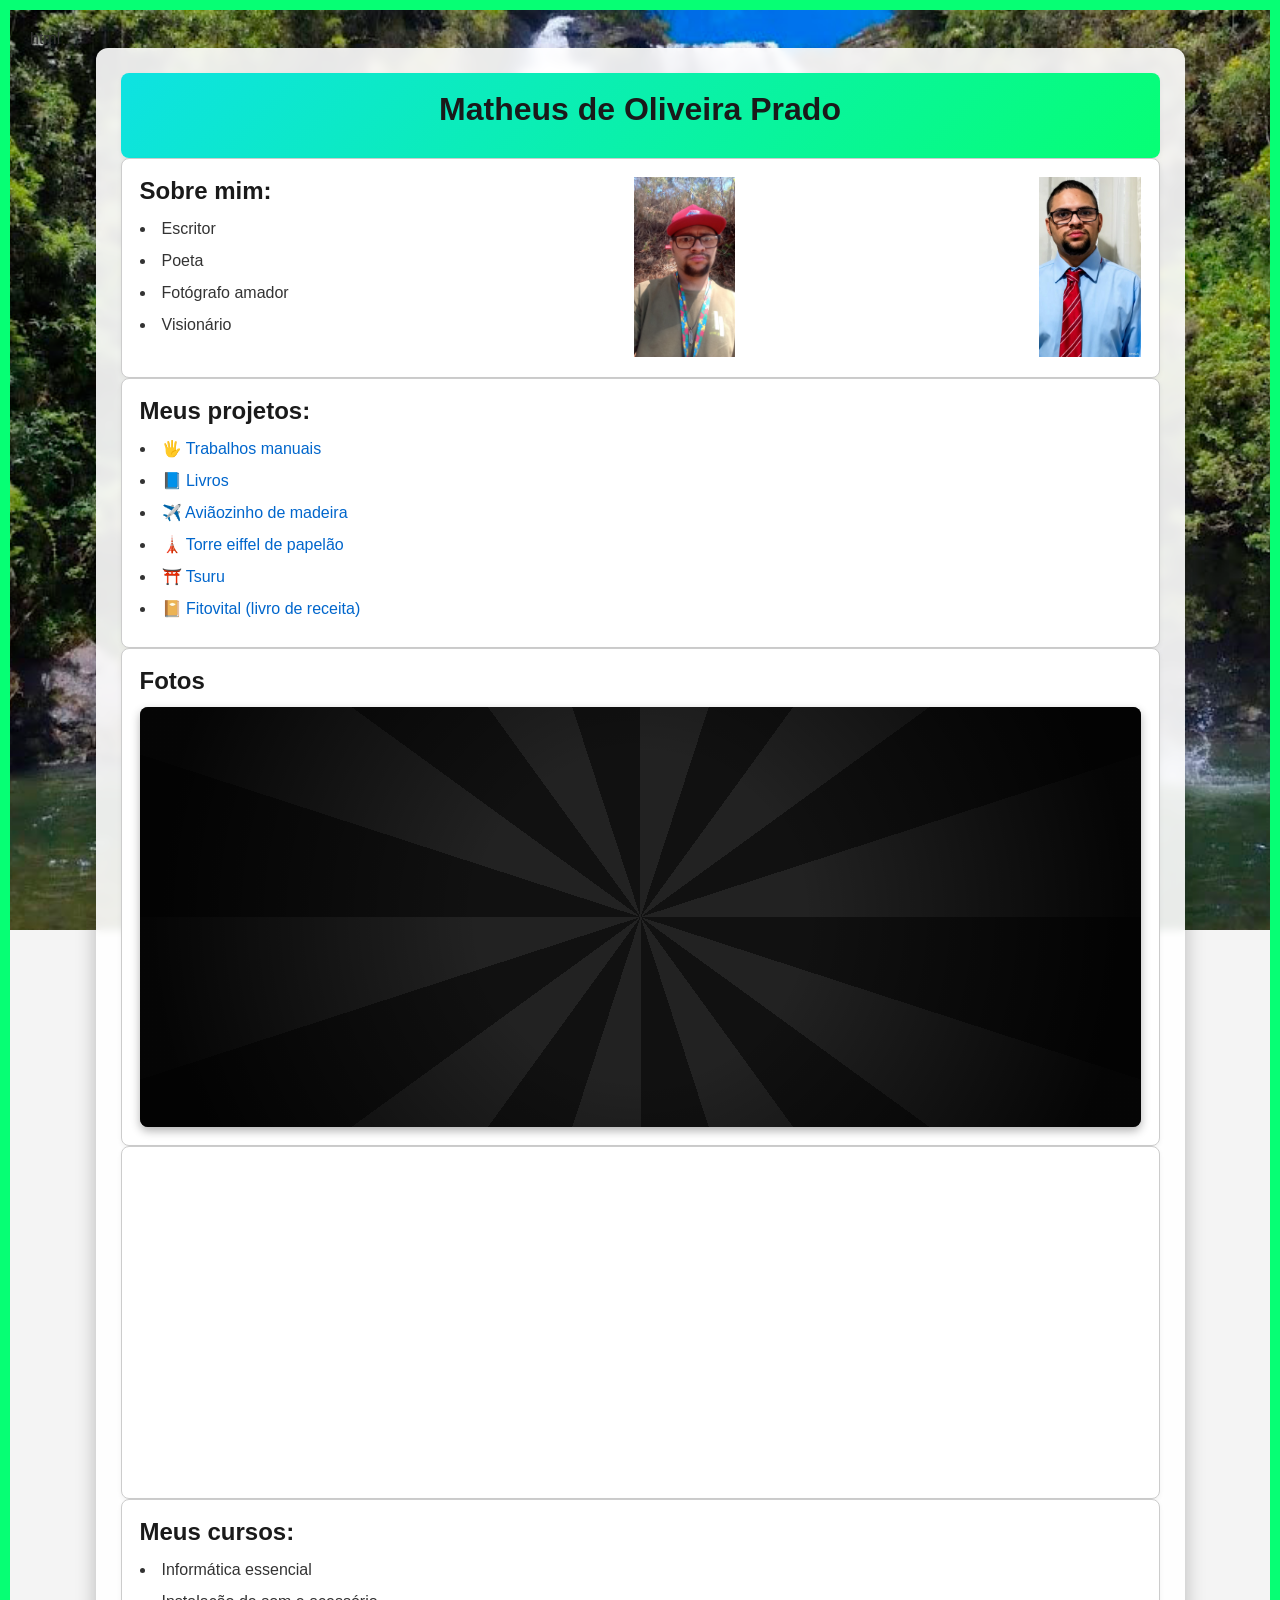
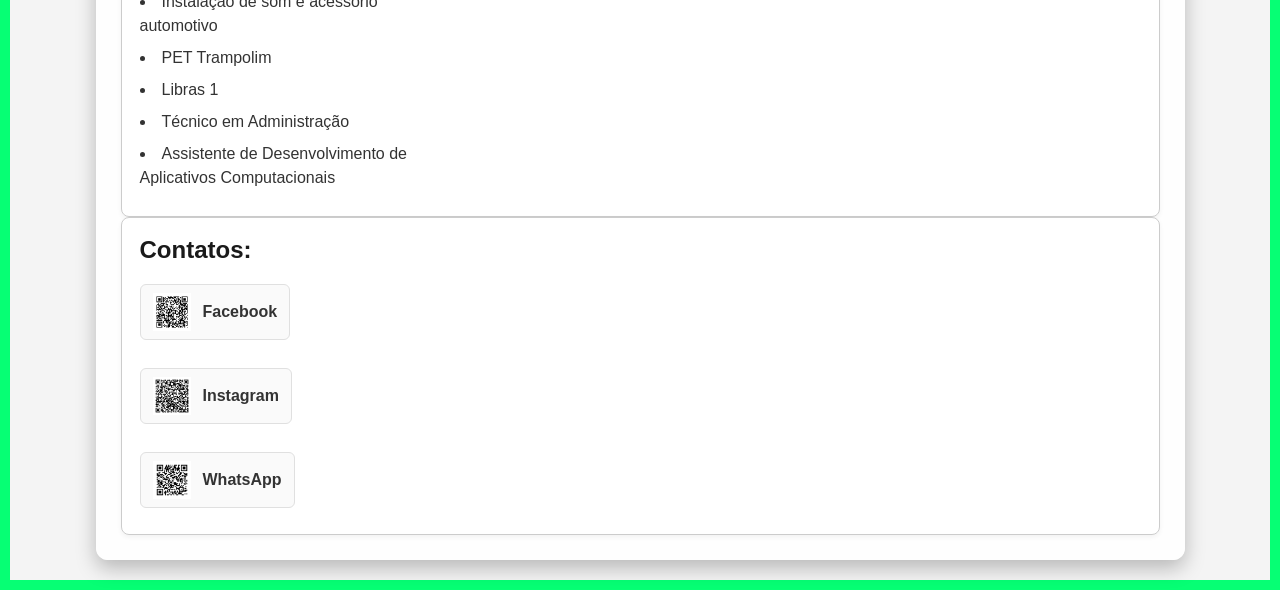
<file: index.html>
html
<!DOCTYPE html>
<html lang="pt-BR">
<head>
    <meta charset="UTF-8">
    <meta name="viewport" content="width=device-width, initial-scale=1.0">
    <title>Portfólio - Matheus de Oliveira Prado</title>
    <link rel="stylesheet" href="portifolio.css">
</head>
<body>

    <div class="conteiner">
        <div class="header">
            <h1>Matheus de Oliveira Prado</h1>
        </div>

        <div class="sobre">
           
             <div class="caixa_img">
                <img src="img3/IMG-20251023-WA0010.jpeg" alt="" class="img_pessoal">
                <img src="img3/IMG_20261119_083810_099.webp" alt="" class="img_pessoal">
            </div>
             <h2>Sobre mim:</h2>
            <ul>
                <li>Escritor</li>
                <li>Poeta</li>
                <li>Fotógrafo amador</li>
                <li>Visionário</li>
            </ul>
           

        </div>

        <div class="projetos">
            <div class="intensprojetos">
                <h2>Meus projetos:</h2>
                <ul>
                    
                    <li><a href="paginas/carrossel.html">🖐️ Trabalhos manuais</a></li>
                    <li><a href="https://www.amazon.com.br/Natureza-poemas-incertos-Matheus-Oliveira/dp/8551869345">📘 Livros</a></li>
                    <li><a href="paginas/aviao.html">✈️ Aviãozinho de madeira</a></li>
                    <li><a href="paginas/torre.html">🗼 Torre eiffel de papelão</a></li>
                    <li><a href="paginas/tsuru.html"> ⛩️ Tsuru</a></li>
                     <li><a href="  pdf/matheus24.pdf"> 📔 Fitovital (livro de receita)</a></li>
                </ul>
            </div>
        </div>

        <!-- Div Fotos Totalmente Protegida -->
        <div class="fotos">
            <h2>Fotos</h2>
            <div class="carrossel espiral">
                <div class="slide"><img src="img/IMG_20240623_125159.jpg" alt="Imagem 1"></div>
                <div class="slide"><img src="img/IMG_20250726_112101733_SR.jpg" alt="imagem 2"></div>
                <div class="slide"><img src="img/IMG_20250726_135508634_HDR.jpg" alt="Imagem 3"></div>
                <div class="slide"><img src="img/IMG_20250730_075750817_HDR.jpg" alt="Imagem 4"></div>
                <div class="slide"><img src="img/IMG_20250804_163452559_MFNR.jpg" alt="Imagem 5"></div>
                <div class="slide"><img src="img/DSCN0360.JPG" alt="Imagem 6"></div>
                <div class="slide"><img src="img3/IMG_20250726_112100811_SR.jpg" alt="Imagem 7"></div>
            </div>
        </div>

        <!-- YOUTUBE -->
        <div class="video">
            <iframe width="100%" height="315" src="https://www.youtube.com/embed/O2ZXjK7Viug?si=tSBOsBGR1medBJj8" title="YouTube video player" frameborder="0" allow="accelerometer; autoplay; clipboard-write; encrypted-media; gyroscope; picture-in-picture; web-share" referrerpolicy="strict-origin-when-cross-origin" allowfullscreen></iframe>
        </div>

        <div class="cursos">
            <h2>Meus cursos:</h2>
            <ul>
                <li>Informática essencial</li>
                <li>Instalação de som e acessório automotivo</li>
                <li>PET Trampolim</li>
                <li>Libras 1</li>
                <li>Técnico em Administração</li>
                <li>Assistente de Desenvolvimento de Aplicativos Computacionais</li>
            </ul>
        </div>

        <div class="contato">
            <h2>Contatos:</h2>
            <ul>
                <li>
                    <a href="https://facebook.com/share/18LmrxzeWN/" target="_blank">
                        <img src="img/facebook (2).png" class="qr" alt="QR Code Facebook"> Facebook
                    </a>
                </li>
                <li>
                    <a href="https://www.instagram.com/matheus_de_oliveira_prado/" target="_blank">
                        <img src="img/instagram.png" class="qr2" alt="QR Code Instagram"> Instagram
                    </a>
                </li>
                <li>                    
                    <a href="https://wa.me/qr/D6PLWUPPYKBSC1/" target="_blank">
                        <img src="img/qrcode (2).png" class="qr3" alt="QR Code Whatsapp"> WhatsApp
                    </a>                    
                </li>
            </ul>
        </div>
    </div>

</body>
</html>
</file>
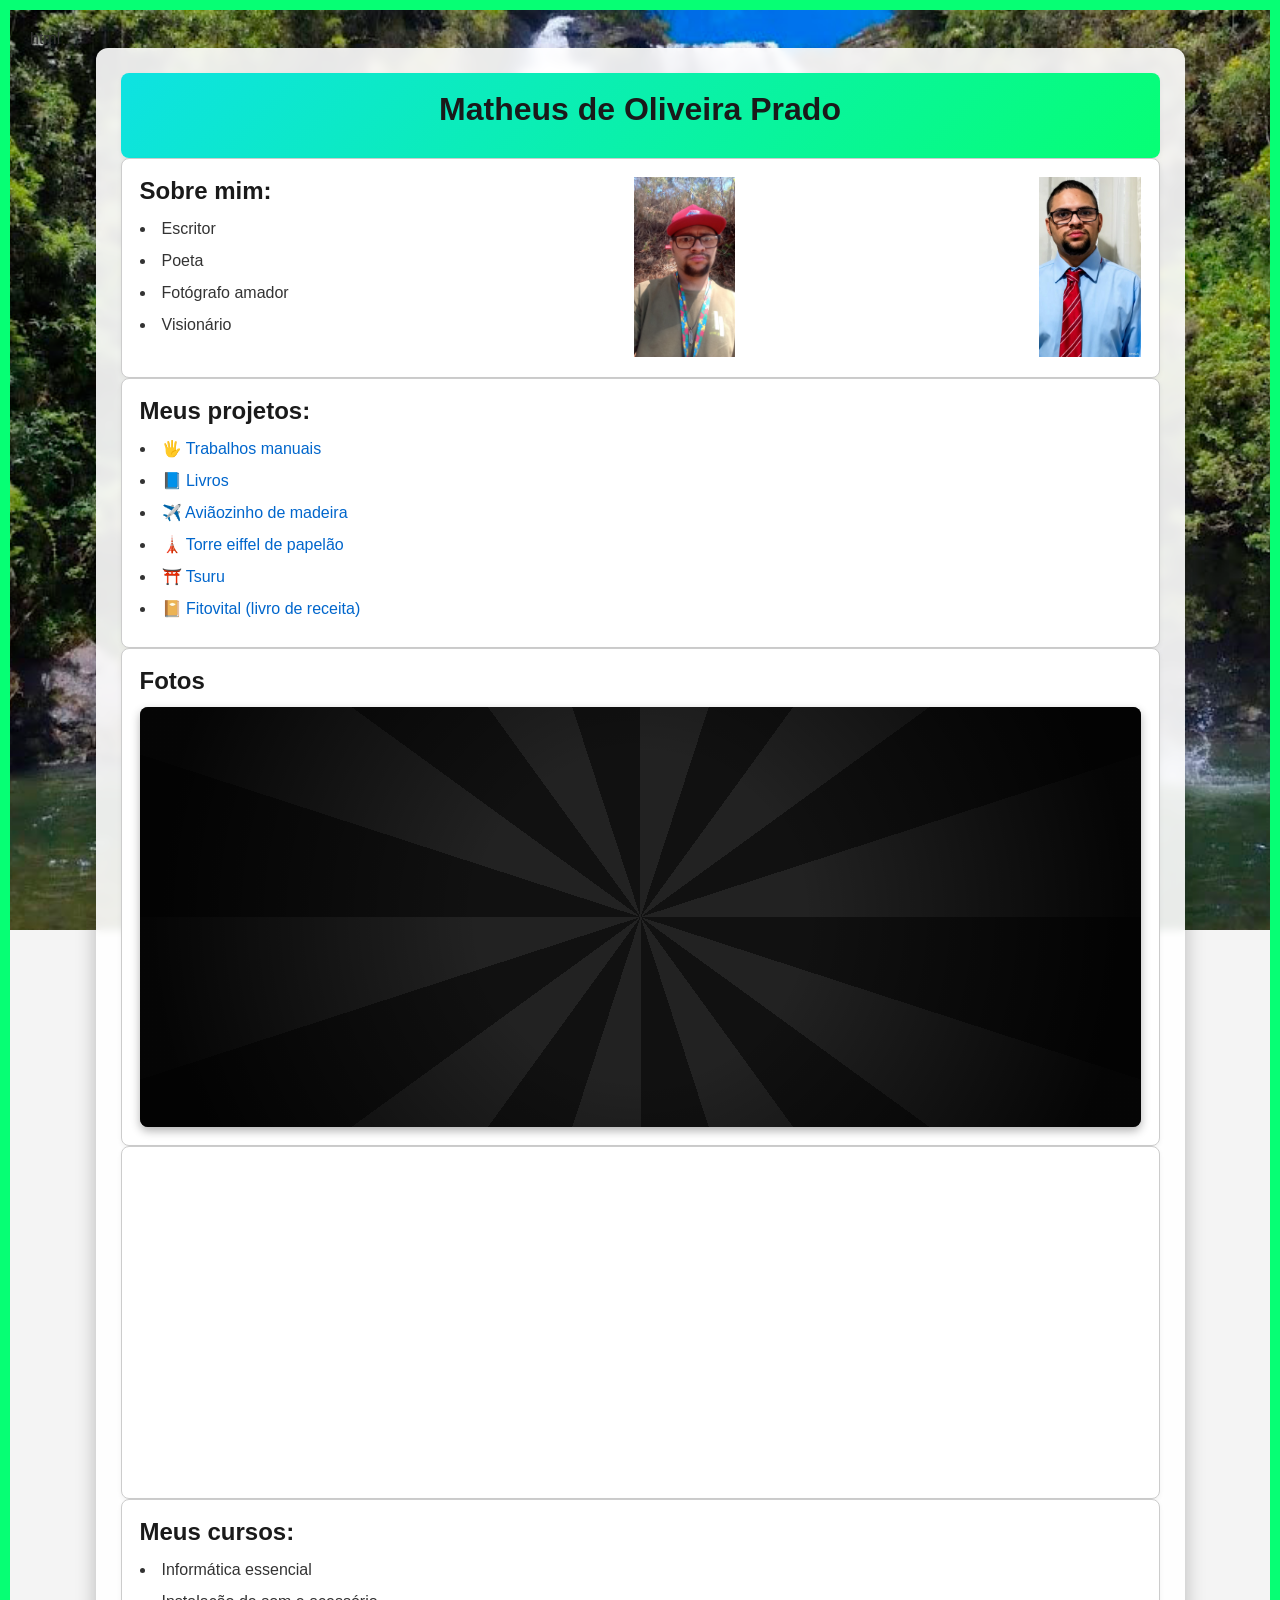
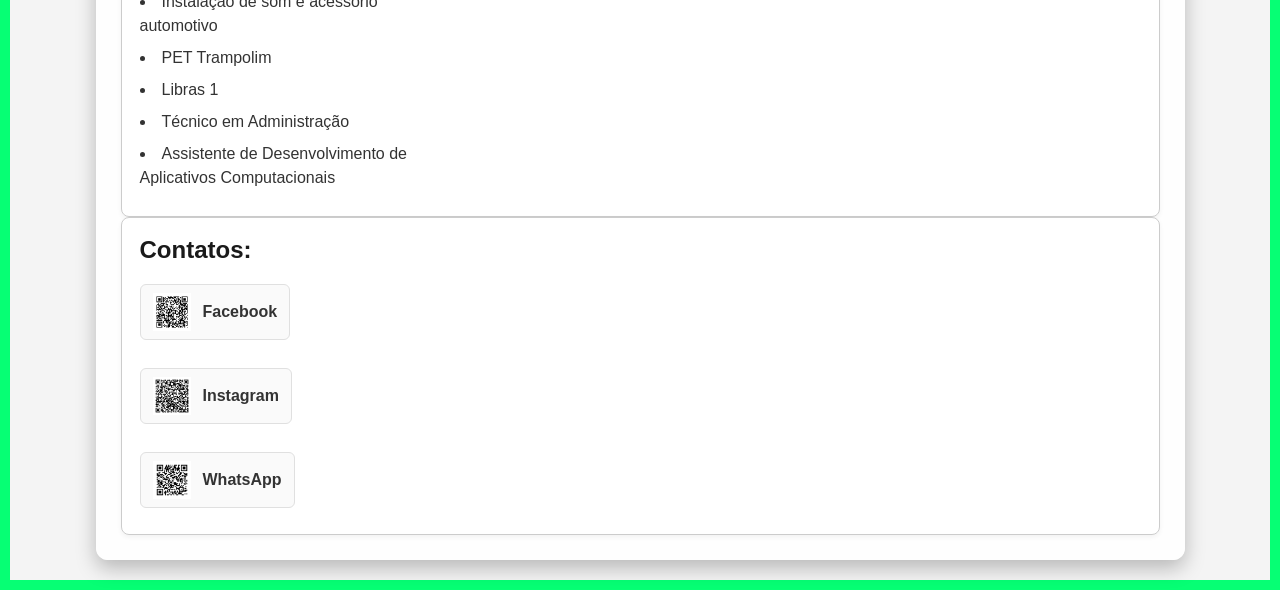
<file: aportifolio.html>
html
<!DOCTYPE html>
<html lang="pt-BR">
<head>
    <meta charset="UTF-8">
    <meta name="viewport" content="width=device-width, initial-scale=1.0">
    <title>Portfólio - Matheus de Oliveira Prado</title>
    <link rel="stylesheet" href="portifolio.css">
</head>
<body>

    <div class="conteiner">
        <div class="header">
            <h1>Matheus de Oliveira Prado</h1>
        </div>

        <div class="sobre">
           
             <div class="caixa_img">
                <img src="img3/IMG-20251023-WA0010.jpeg" alt="" class="img_pessoal">
                <img src="img3/IMG_20261119_083810_099.webp" alt="" class="img_pessoal">
            </div>
             <h2>Sobre mim:</h2>
            <ul>
                <li>Escritor</li>
                <li>Poeta</li>
                <li>Fotógrafo amador</li>
                <li>Visionário</li>
            </ul>
           

        </div>

        <div class="projetos">
            <div class="intensprojetos">
                <h2>Meus projetos:</h2>
                <ul>
                    
                    <li><a href="carrossel.html">🖐️ Trabalhos manuais</a></li>
                    <li><a href="https://www.amazon.com.br/Natureza-poemas-incertos-Matheus-Oliveira/dp/8551869345">📘 Livros</a></li>
                    <li><a href="aviao.html">✈️ Aviãozinho de madeira</a></li>
                    <li><a href="torre.html">🗼 Torre eiffel de papelão</a></li>
                    <li><a href="tsuru.html"> ⛩️ Tsuru</a></li>
                     <li><a href="  pdf/matheus24.pdf"> 📔 Fitovital (livro de receita)</a></li>
                </ul>
            </div>
        </div>

        <!-- Div Fotos Totalmente Protegida -->
        <div class="fotos">
            <h2>Fotos</h2>
            <div class="carrossel espiral">
                <div class="slide"><img src="img/IMG_20240623_125159.jpg" alt="Imagem 1"></div>
                <div class="slide"><img src="img/IMG_20250726_112101733_SR.jpg" alt="imagem 2"></div>
                <div class="slide"><img src="img/IMG_20250726_135508634_HDR.jpg" alt="Imagem 3"></div>
                <div class="slide"><img src="img/IMG_20250730_075750817_HDR.jpg" alt="Imagem 4"></div>
                <div class="slide"><img src="img/IMG_20250804_163452559_MFNR.jpg" alt="Imagem 5"></div>
                <div class="slide"><img src="img/DSCN0360.JPG" alt="Imagem 6"></div>
                <div class="slide"><img src="img3/IMG_20250726_112100811_SR.jpg" alt="Imagem 7"></div>
            </div>
        </div>

        <!-- YOUTUBE -->
        <div class="video">
            <iframe width="100%" height="315" src="https://www.youtube.com/embed/O2ZXjK7Viug?si=tSBOsBGR1medBJj8" title="YouTube video player" frameborder="0" allow="accelerometer; autoplay; clipboard-write; encrypted-media; gyroscope; picture-in-picture; web-share" referrerpolicy="strict-origin-when-cross-origin" allowfullscreen></iframe>
        </div>

        <div class="cursos">
            <h2>Meus cursos:</h2>
            <ul>
                <li>Informática essencial</li>
                <li>Instalação de som e acessório automotivo</li>
                <li>PET Trampolim</li>
                <li>Libras 1</li>
                <li>Técnico em Administração</li>
                <li>Assistente de Desenvolvimento de Aplicativos Computacionais</li>
            </ul>
        </div>

        <div class="contato">
            <h2>Contatos:</h2>
            <ul>
                <li>
                    <a href="https://facebook.com" target="_blank">
                        <img src="img/facebook (2).png" class="qr" alt="QR Code Facebook"> Facebook
                    </a>
                </li>
                <li>
                    <a href="https://instagram.com" target="_blank">
                        <img src="img/instagram.png" class="qr2" alt="QR Code Instagram"> Instagram
                    </a>
                </li>
                <li>                    
                    <a href="https://wa.me/qr/D6PLWUPPYKBSC1/" target="_blank">
                        <img src="img/qrcode (2).png" class="qr3" alt="QR Code Whatsapp"> WhatsApp
                    </a>                    
                </li>
            </ul>
        </div>
    </div>

</body>
</html>
</file>
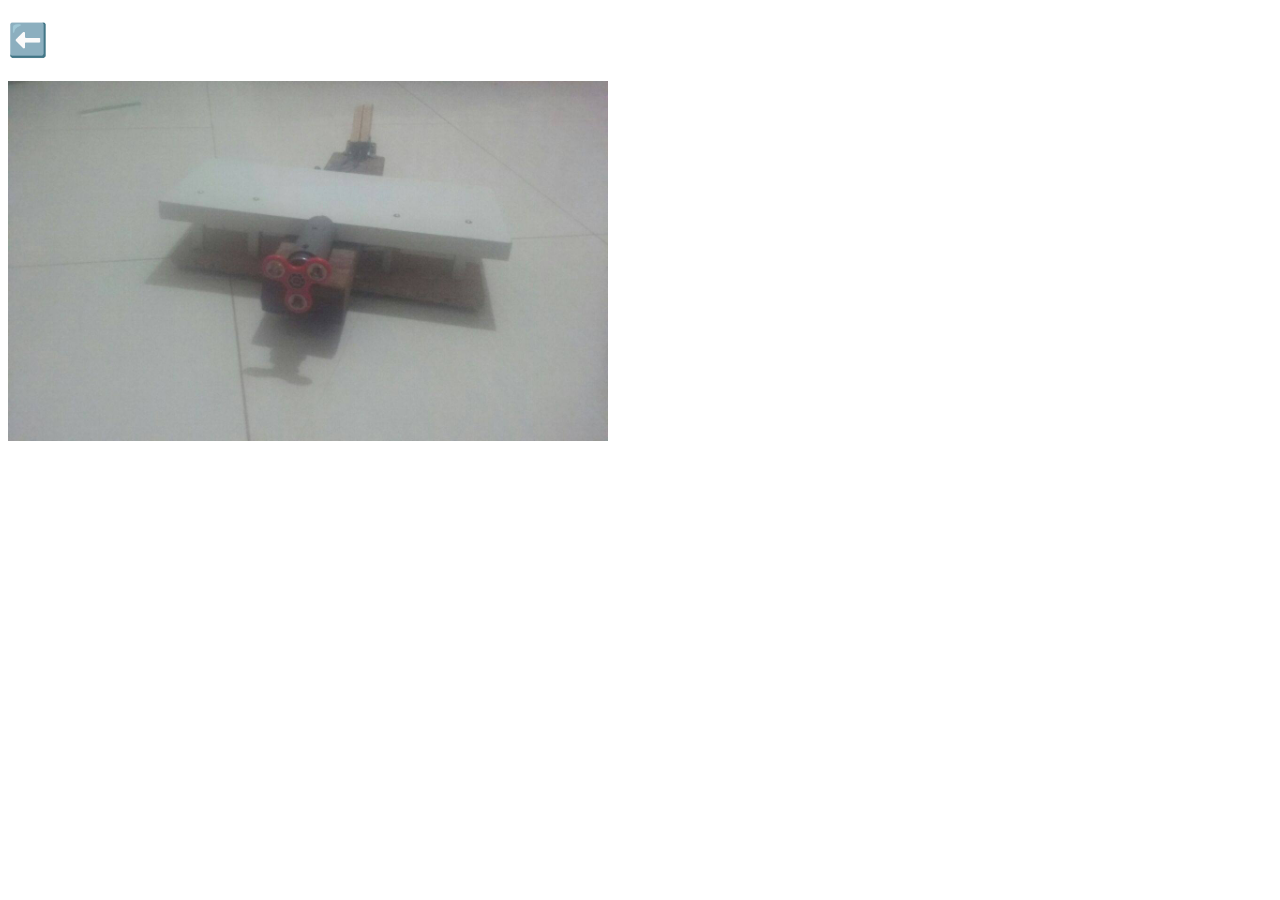
<file: aviao.html>
<!DOCTYPE html>
<html lang="en">
<head>
    <meta charset="UTF-8">
    <meta name="viewport" content="width=device-width, initial-scale=1.0">
    <title>avião</title>
</head>
<body>
   <h1><a href="aportifolio.html" style="text-decoration: none;">⬅️</a></h1> 
    <img src="img2/Messenger_creation_738905426860656.jpeg" alt="" width="600">
</body>
</html>
</file>
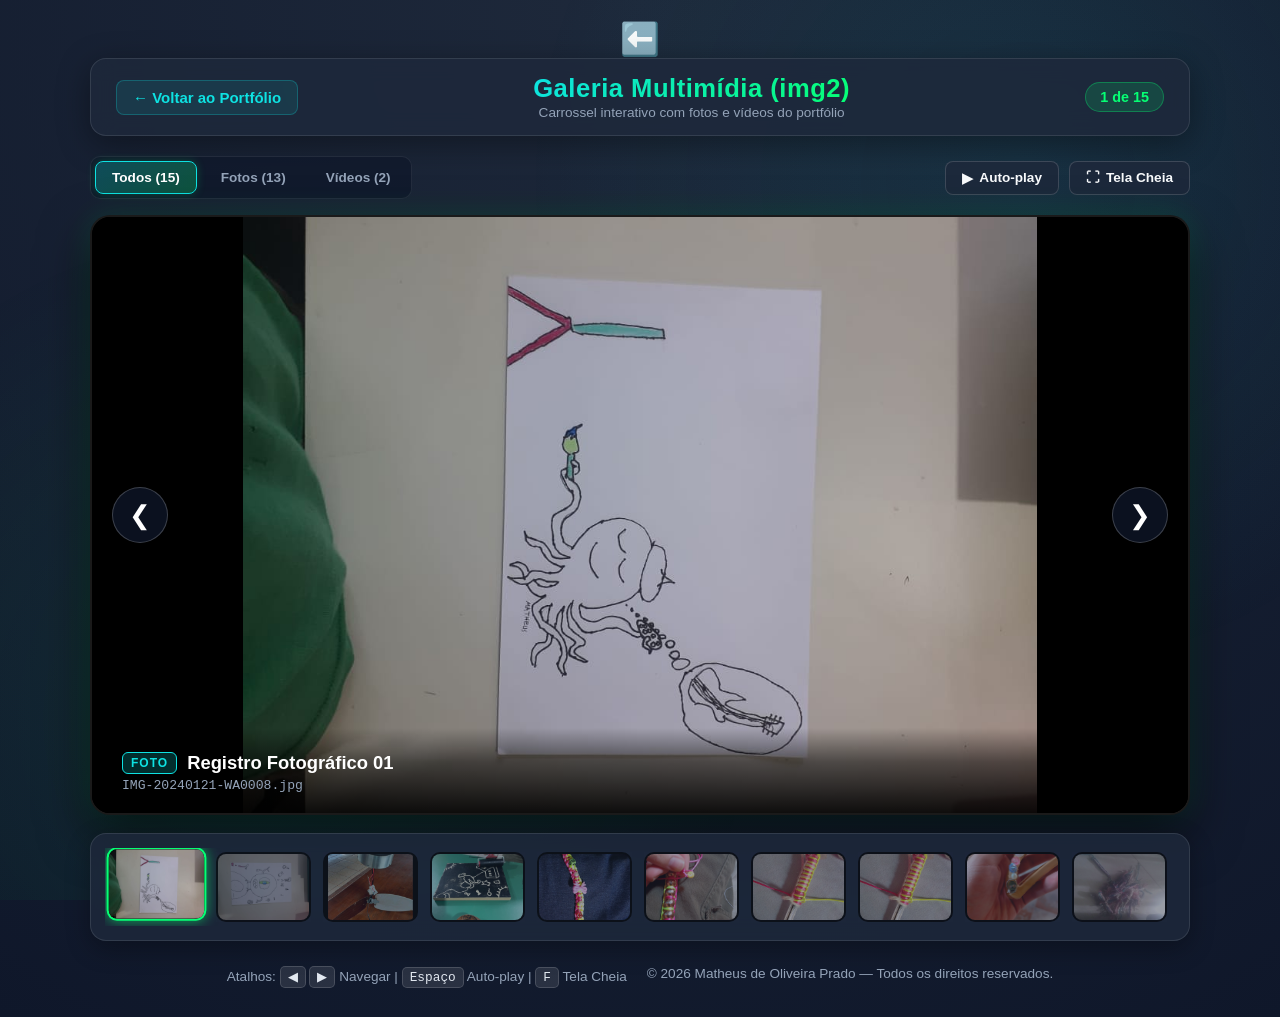
<file: carrossel.html>
<!DOCTYPE html>
<html lang="pt-BR">
<head>
    <meta charset="UTF-8">
    <meta name="viewport" content="width=device-width, initial-scale=1.0">
    <title>Carrossel de Fotos e Vídeos - Matheus de Oliveira Prado</title>
    <style>
        /* ===================================================
           RESET & VARIÁVEIS GERAIS
        =================================================== */
        * {
            margin: 0;
            padding: 0;
            box-sizing: border-box;
        }

        :root {
            --primary: #06ff74;
            --secondary: #0ee2e2;
            --bg-dark: #0f172a;
            --card-bg: rgba(30, 41, 59, 0.85);
            --text-light: #f8fafc;
            --text-muted: #94a3b8;
            --border-glow: rgba(6, 255, 116, 0.3);
            --transition-speed: 0.35s;
        }

        body {
            font-family: 'Segoe UI', Tahoma, Geneva, Verdana, sans-serif;
            background: radial-gradient(circle at top, #1e293b 0%, #0f172a 100%);
            color: var(--text-light);
            min-height: 100vh;
            display: flex;
            flex-direction: column;
            align-items: center;
            padding: 20px;
            overflow-x: hidden;
        }

        /* Animação sutil de fundo */
        body::before {
            content: '';
            position: fixed;
            top: 0; left: 0; right: 0; bottom: 0;
            background: radial-gradient(circle at 80% 20%, rgba(14, 226, 226, 0.08) 0%, transparent 40%),
                        radial-gradient(circle at 20% 80%, rgba(6, 255, 116, 0.08) 0%, transparent 40%);
            pointer-events: none;
            z-index: 0;
        }

        /* ===================================================
           CABEÇALHO & BARRA DE NAVEGAÇÃO
        =================================================== */
        header {
            width: 100%;
            max-width: 1100px;
            display: flex;
            align-items: center;
            justify-content: space-between;
            margin-bottom: 20px;
            padding: 15px 25px;
            background: var(--card-bg);
            backdrop-filter: blur(12px);
            border-radius: 16px;
            border: 1px solid rgba(255, 255, 255, 0.1);
            box-shadow: 0 8px 32px rgba(0, 0, 0, 0.37);
            z-index: 10;
        }

        .back-btn {
            display: inline-flex;
            align-items: center;
            gap: 8px;
            color: var(--secondary);
            text-decoration: none;
            font-weight: 600;
            font-size: 15px;
            padding: 8px 16px;
            border-radius: 8px;
            background: rgba(14, 226, 226, 0.1);
            border: 1px solid rgba(14, 226, 226, 0.25);
            transition: all var(--transition-speed);
        }

        .back-btn:hover {
            background: rgba(14, 226, 226, 0.25);
            transform: translateX(-4px);
            color: #ffffff;
            box-shadow: 0 0 15px rgba(14, 226, 226, 0.4);
        }

        .header-title {
            text-align: center;
        }

        .header-title h1 {
            font-size: 1.6rem;
            font-weight: 700;
            background: linear-gradient(135deg, var(--secondary), var(--primary));
            -webkit-background-clip: text;
            -webkit-text-fill-color: transparent;
            letter-spacing: 0.5px;
        }

        .header-title p {
            font-size: 0.85rem;
            color: var(--text-muted);
            margin-top: 2px;
        }

        .badge-count {
            background: rgba(6, 255, 116, 0.15);
            color: var(--primary);
            border: 1px solid rgba(6, 255, 116, 0.3);
            padding: 6px 14px;
            border-radius: 20px;
            font-size: 0.9rem;
            font-weight: 600;
            white-space: nowrap;
        }

        /* ===================================================
           BARRA DE FILTROS & AÇÕES
        =================================================== */
        .controls-toolbar {
            width: 100%;
            max-width: 1100px;
            display: flex;
            justify-content: space-between;
            align-items: center;
            flex-wrap: wrap;
            gap: 12px;
            margin-bottom: 16px;
            z-index: 10;
        }

        .filter-group {
            display: flex;
            gap: 8px;
            background: rgba(15, 23, 42, 0.7);
            padding: 4px;
            border-radius: 10px;
            border: 1px solid rgba(255, 255, 255, 0.08);
        }

        .filter-btn {
            background: transparent;
            border: none;
            color: var(--text-muted);
            padding: 8px 16px;
            border-radius: 8px;
            font-size: 0.85rem;
            font-weight: 600;
            cursor: pointer;
            transition: all 0.2s ease;
        }

        .filter-btn:hover {
            color: #ffffff;
        }

        .filter-btn.active {
            background: linear-gradient(135deg, rgba(14, 226, 226, 0.25), rgba(6, 255, 116, 0.25));
            color: #ffffff;
            border: 1px solid var(--secondary);
            box-shadow: 0 0 10px rgba(6, 255, 116, 0.2);
        }

        .actions-group {
            display: flex;
            gap: 10px;
        }

        .action-btn {
            background: var(--card-bg);
            border: 1px solid rgba(255, 255, 255, 0.15);
            color: var(--text-light);
            padding: 8px 16px;
            border-radius: 8px;
            font-size: 0.85rem;
            font-weight: 600;
            cursor: pointer;
            display: flex;
            align-items: center;
            gap: 6px;
            transition: all var(--transition-speed);
        }

        .action-btn:hover {
            background: rgba(255, 255, 255, 0.1);
            border-color: var(--primary);
            color: var(--primary);
        }

        .action-btn.active-autoplay {
            background: rgba(6, 255, 116, 0.15);
            border-color: var(--primary);
            color: var(--primary);
            box-shadow: 0 0 12px rgba(6, 255, 116, 0.3);
        }

        /* ===================================================
           CARROSSEL PRINCIPAL
        =================================================== */
        .carousel-wrapper {
            position: relative;
            width: 100%;
            max-width: 1100px;
            height: 600px;
            background: #000000;
            border-radius: 20px;
            overflow: hidden;
            border: 2px solid rgba(255, 255, 255, 0.1);
            box-shadow: 0 20px 50px rgba(0, 0, 0, 0.6), 0 0 30px rgba(6, 255, 116, 0.15);
            z-index: 10;
            display: flex;
            align-items: center;
            justify-content: center;
        }

        .carousel-track {
            position: relative;
            width: 100%;
            height: 100%;
        }

        .carousel-slide {
            position: absolute;
            inset: 0;
            opacity: 0;
            visibility: hidden;
            transition: opacity 0.5s cubic-bezier(0.4, 0, 0.2, 1), transform 0.5s ease;
            transform: scale(0.97);
            display: flex;
            align-items: center;
            justify-content: center;
            background: #000;
        }

        .carousel-slide.active {
            opacity: 1;
            visibility: visible;
            transform: scale(1);
            z-index: 2;
        }

        .carousel-slide img {
            max-width: 100%;
            max-height: 100%;
            object-fit: contain;
            user-select: none;
            display: block;
        }

        .carousel-slide video {
            max-width: 100%;
            max-height: 100%;
            outline: none;
            border-radius: 8px;
            box-shadow: 0 4px 20px rgba(0, 0, 0, 0.5);
        }

        /* Legenda / Detalhes do item ativo */
        .slide-caption {
            position: absolute;
            bottom: 0;
            left: 0;
            right: 0;
            padding: 24px 30px 20px;
            background: linear-gradient(to top, rgba(0, 0, 0, 0.9) 0%, rgba(0, 0, 0, 0.5) 60%, transparent 100%);
            display: flex;
            justify-content: space-between;
            align-items: flex-end;
            z-index: 5;
            pointer-events: none;
        }

        .caption-text {
            pointer-events: auto;
        }

        .caption-title {
            font-size: 1.15rem;
            font-weight: 700;
            color: #ffffff;
            margin-bottom: 4px;
            display: flex;
            align-items: center;
            gap: 10px;
        }

        .caption-type {
            font-size: 0.75rem;
            text-transform: uppercase;
            font-weight: 800;
            padding: 3px 8px;
            border-radius: 6px;
            letter-spacing: 1px;
        }

        .type-foto {
            background: rgba(14, 226, 226, 0.2);
            color: var(--secondary);
            border: 1px solid var(--secondary);
        }

        .type-video {
            background: rgba(255, 75, 75, 0.25);
            color: #ff6b6b;
            border: 1px solid #ff6b6b;
        }

        .caption-filename {
            font-size: 0.82rem;
            color: var(--text-muted);
            font-family: monospace;
        }

        /* Botões de Navegação Anterior / Próximo */
        .nav-btn {
            position: absolute;
            top: 50%;
            transform: translateY(-50%);
            width: 56px;
            height: 56px;
            border-radius: 50%;
            background: rgba(15, 23, 42, 0.75);
            backdrop-filter: blur(8px);
            border: 1px solid rgba(255, 255, 255, 0.2);
            color: #ffffff;
            font-size: 26px;
            cursor: pointer;
            z-index: 10;
            display: flex;
            align-items: center;
            justify-content: center;
            transition: all var(--transition-speed);
            box-shadow: 0 4px 15px rgba(0, 0, 0, 0.5);
        }

        .nav-btn:hover {
            background: linear-gradient(135deg, var(--secondary), var(--primary));
            color: #0f172a;
            border-color: transparent;
            transform: translateY(-50%) scale(1.1);
            box-shadow: 0 0 20px rgba(6, 255, 116, 0.6);
        }

        .nav-btn.prev {
            left: 20px;
        }

        .nav-btn.next {
            right: 20px;
        }

        /* Indicador de progresso do autoplay */
        .autoplay-progress-bar {
            position: absolute;
            top: 0;
            left: 0;
            height: 4px;
            background: linear-gradient(90deg, var(--secondary), var(--primary));
            width: 0%;
            z-index: 20;
            transition: width 0.1s linear;
        }

        /* ===================================================
           MINIATURAS (THUMBNAILS)
        =================================================== */
        .thumbnails-container {
            width: 100%;
            max-width: 1100px;
            margin-top: 18px;
            background: var(--card-bg);
            backdrop-filter: blur(12px);
            padding: 14px;
            border-radius: 16px;
            border: 1px solid rgba(255, 255, 255, 0.1);
            box-shadow: 0 8px 25px rgba(0,0,0,0.3);
            z-index: 10;
        }

        .thumbnails-track {
            display: flex;
            gap: 12px;
            overflow-x: auto;
            scroll-behavior: smooth;
            padding: 4px;
        }

        .thumbnails-track::-webkit-scrollbar {
            height: 8px;
        }

        .thumbnails-track::-webkit-scrollbar-track {
            background: rgba(0, 0, 0, 0.2);
            border-radius: 4px;
        }

        .thumbnails-track::-webkit-scrollbar-thumb {
            background: rgba(255, 255, 255, 0.2);
            border-radius: 4px;
        }

        .thumbnails-track::-webkit-scrollbar-thumb:hover {
            background: var(--secondary);
        }

        .thumb-item {
            flex: 0 0 95px;
            height: 70px;
            border-radius: 10px;
            overflow: hidden;
            position: relative;
            cursor: pointer;
            border: 2px solid transparent;
            opacity: 0.55;
            transition: all var(--transition-speed);
            background: #000;
        }

        .thumb-item:hover {
            opacity: 0.9;
            transform: translateY(-2px);
            border-color: rgba(255, 255, 255, 0.4);
        }

        .thumb-item.active {
            opacity: 1;
            border-color: var(--primary);
            box-shadow: 0 0 12px rgba(6, 255, 116, 0.6);
            transform: translateY(-3px) scale(1.05);
        }

        .thumb-item img, 
        .thumb-item video {
            width: 100%;
            height: 100%;
            object-fit: cover;
            display: block;
        }

        .thumb-video-badge {
            position: absolute;
            top: 50%;
            left: 50%;
            transform: translate(-50%, -50%);
            background: rgba(0, 0, 0, 0.7);
            color: #ffffff;
            border-radius: 50%;
            width: 26px;
            height: 26px;
            display: flex;
            align-items: center;
            justify-content: center;
            font-size: 11px;
            border: 1px solid rgba(255, 255, 255, 0.3);
        }

        /* ===================================================
           LEGENDA DE ATALHOS / RODAPÉ
        =================================================== */
        footer {
            margin-top: 25px;
            margin-bottom: 10px;
            color: var(--text-muted);
            font-size: 0.85rem;
            text-align: center;
            display: flex;
            flex-wrap: wrap;
            gap: 20px;
            justify-content: center;
            z-index: 10;
        }

        .shortcut-badge {
            display: inline-block;
            background: rgba(255, 255, 255, 0.1);
            color: #e2e8f0;
            padding: 2px 7px;
            border-radius: 5px;
            font-family: monospace;
            font-size: 0.8rem;
            border: 1px solid rgba(255, 255, 255, 0.15);
        }

        /* ===================================================
           RESPONSIVIDADE (MOBILE & TABLETS)
        =================================================== */
        @media (max-width: 768px) {
            body {
                padding: 12px;
            }

            header {
                flex-direction: column;
                gap: 12px;
                text-align: center;
                padding: 15px;
            }

            .carousel-wrapper {
                height: 420px;
            }

            .nav-btn {
                width: 44px;
                height: 44px;
                font-size: 20px;
            }

            .nav-btn.prev {
                left: 10px;
            }

            .nav-btn.next {
                right: 10px;
            }

            .thumb-item {
                flex: 0 0 75px;
                height: 55px;
            }

            .controls-toolbar {
                flex-direction: column;
                align-items: stretch;
            }

            .filter-group {
                justify-content: center;
            }

            .actions-group {
                justify-content: center;
            }
        }
    </style>
</head>
<body>
     <h1><a href="aportifolio.html" style="text-decoration: none;">⬅️</a></h1> 

    <!-- CABEÇALHO -->
    <header>
        <a href="aportifolio.html" class="back-btn" title="Voltar para a página principal">
            ← Voltar ao Portfólio
        </a>
        <div class="header-title">
            <h1>Galeria Multimídia (img2)</h1>
            <p>Carrossel interativo com fotos e vídeos do portfólio</p>
        </div>
        <div class="badge-count" id="itemCounter">
            Carregando...
        </div>
    </header>

    <!-- BARRA DE CONTROLE: FILTROS & AÇÕES -->
    <div class="controls-toolbar">
        <div class="filter-group">
            <button class="filter-btn active" data-filter="all" id="filterAll">Todos (15)</button>
            <button class="filter-btn" data-filter="image" id="filterImages">Fotos (13)</button>
            <button class="filter-btn" data-filter="video" id="filterVideos">Vídeos (2)</button>
        </div>

        <div class="actions-group">
            <button class="action-btn" id="autoplayBtn" title="Iniciar/Pausar transição automática">
                <span id="autoplayIcon">▶</span>
                <span id="autoplayText">Auto-play</span>
            </button>
            <button class="action-btn" id="fullscreenBtn" title="Alternar modo tela cheia">
                <span>⛶</span> Tela Cheia
            </button>
        </div>
    </div>

    <!-- CARROSSEL PRINCIPAL -->
    <main class="carousel-wrapper" id="carouselWrapper">
        <!-- Barra de Progresso Autoplay -->
        <div class="autoplay-progress-bar" id="progressBar"></div>

        <!-- Botões de navegação -->
        <button class="nav-btn prev" id="prevBtn" aria-label="Item anterior">❮</button>
        <button class="nav-btn next" id="nextBtn" aria-label="Próximo item">❯</button>

        <!-- Faixa de slides (renderizada via JavaScript com todos os 15 arquivos) -->
        <div class="carousel-track" id="carouselTrack"></div>

        <!-- Legenda dinâmica do item ativo -->
        <div class="slide-caption">
            <div class="caption-text">
                <div class="caption-title">
                    <span id="currentTypeBadge" class="caption-type type-foto">Foto</span>
                    <span id="currentTitle">Carregando título...</span>
                </div>
                <div class="caption-filename" id="currentFilename">arquivo.jpg</div>
            </div>
        </div>
    </main>

    <!-- FAIXA DE MINIATURAS (THUMBNAILS) -->
    <section class="thumbnails-container">
        <div class="thumbnails-track" id="thumbnailsTrack"></div>
    </section>

    <!-- RODAPÉ & ATALHOS -->
    <footer>
        <div>
            Atalhos: 
            <span class="shortcut-badge">◀</span> 
            <span class="shortcut-badge">▶</span> Navegar | 
            <span class="shortcut-badge">Espaço</span> Auto-play | 
            <span class="shortcut-badge">F</span> Tela Cheia
        </div>
        <div>
            &copy; 2026 Matheus de Oliveira Prado — Todos os direitos reservados.
        </div>
    </footer>

    <!-- JAVASCRIPT DO CARROSSEL -->
    <script>
        // LISTA DE ARQUIVOS DA PASTA img2 (13 Fotos e 2 Vídeos)
        const mediaItems = [
            {
                type: 'image',
                src: 'img2/IMG-20240121-WA0008.jpg',
                title: 'Registro Fotográfico 01',
                filename: 'IMG-20240121-WA0008.jpg'
            },
            {
                type: 'image',
                src: 'img2/IMG-20240121-WA0016 (1).jpg',
                title: 'Registro Fotográfico 02',
                filename: 'IMG-20240121-WA0016 (1).jpg'
            },
            {
                type: 'image',
                src: 'img2/IMG-20240121-WA0024.jpg',
                title: 'Registro Fotográfico 03',
                filename: 'IMG-20240121-WA0024.jpg'
            },
            {
                type: 'image',
                src: 'img2/IMG-20240312-WA0026.jpg',
                title: 'Registro Fotográfico 04',
                filename: 'IMG-20240312-WA0026.jpg'
            },
            {
                type: 'image',
                src: 'img2/IMG-20251222-WA0002.jpeg',
                title: 'Registro Fotográfico 05',
                filename: 'IMG-20251222-WA0002.jpeg'
            },
            {
                type: 'image',
                src: 'img2/IMG-20260926-WA0010.jpeg',
                title: 'Registro Fotográfico 06',
                filename: 'IMG-20260926-WA0010.jpeg'
            },
            {
                type: 'image',
                src: 'img2/IMG-20261004-WA0004.jpeg',
                title: 'Registro Fotográfico 07',
                filename: 'IMG-20261004-WA0004.jpeg'
            },
            {
                type: 'image',
                src: 'img2/IMG-20261004-WA0004 (1).jpeg',
                title: 'Registro Fotográfico 08',
                filename: 'IMG-20261004-WA0004 (1).jpeg'
            },
            {
                type: 'image',
                src: 'img2/IMG_20260609_145129157_MFNR_HDR.jpg',
                title: 'Foto HDR de Alta Resolução',
                filename: 'IMG_20260609_145129157_MFNR_HDR.jpg'
            },
            {
                type: 'image',
                src: 'img2/Messenger_creation_611929206129643.jpeg',
                title: 'Criação Artística 01',
                filename: 'Messenger_creation_611929206129643.jpeg'
            },
            {
                type: 'image',
                src: 'img2/Messenger_creation_738905426860656.jpeg',
                title: 'Aviãozinho de Madeira',
                filename: 'Messenger_creation_738905426860656.jpeg'
            },
            {
                type: 'image',
                src: 'img2/Messenger_creation_759399888201744.jpeg',
                title: 'Torre Eiffel de Papelão',
                filename: 'Messenger_creation_759399888201744.jpeg'
            },
            {
                type: 'image',
                src: 'img2/tsuru.jpg',
                title: 'Árvore de Tsuru',
                filename: 'tsuru.jpg'
            },
            {
                type: 'video',
                src: 'img2/VID_20260713_115648.mp4',
                title: 'Vídeo do Projeto 01',
                filename: 'VID_20260713_115648.mp4'
            },
            {
                type: 'video',
                src: 'img2/Video_20260129220338892_by_VideoShow.mp4',
                title: 'Apresentação em Vídeo 02',
                filename: 'Video_20260129220338892_by_VideoShow.mp4'
            }
        ];

        // VARIÁVEIS DE ESTADO
        let currentFilter = 'all';
        let filteredItems = [...mediaItems];
        let currentIndex = 0;
        let isAutoplay = false;
        let autoplayTimer = null;
        let progressInterval = null;
        const AUTOPLAY_DURATION = 5000; // 5 segundos por item
        let progressPercent = 0;

        // ELEMENTOS DO DOM
        const track = document.getElementById('carouselTrack');
        const thumbsTrack = document.getElementById('thumbnailsTrack');
        const prevBtn = document.getElementById('prevBtn');
        const nextBtn = document.getElementById('nextBtn');
        const itemCounter = document.getElementById('itemCounter');
        const currentTypeBadge = document.getElementById('currentTypeBadge');
        const currentTitle = document.getElementById('currentTitle');
        const currentFilename = document.getElementById('currentFilename');
        const autoplayBtn = document.getElementById('autoplayBtn');
        const autoplayIcon = document.getElementById('autoplayIcon');
        const autoplayText = document.getElementById('autoplayText');
        const progressBar = document.getElementById('progressBar');
        const fullscreenBtn = document.getElementById('fullscreenBtn');
        const carouselWrapper = document.getElementById('carouselWrapper');

        const filterBtns = document.querySelectorAll('.filter-btn');

        // INICIALIZAÇÃO
        function initCarousel() {
            renderSlides();
            renderThumbnails();
            showSlide(0);
            setupEventListeners();
        }

        // RENDERIZAÇÃO DOS SLIDES
        function renderSlides() {
            track.innerHTML = '';
            filteredItems.forEach((item, index) => {
                const slide = document.createElement('div');
                slide.className = 'carousel-slide';
                slide.dataset.index = index;

                if (item.type === 'image') {
                    const img = document.createElement('img');
                    img.src = item.src;
                    img.alt = item.title;
                    img.loading = index === 0 ? 'eager' : 'lazy';
                    slide.appendChild(img);
                } else if (item.type === 'video') {
                    const video = document.createElement('video');
                    video.src = item.src;
                    video.controls = true;
                    video.playsInline = true;
                    video.preload = 'metadata';
                    
                    // Pausa autoplay quando o vídeo é tocado
                    video.addEventListener('play', () => {
                        if (isAutoplay) stopAutoplay();
                    });

                    // Quando o vídeo acabar, avança se autoplay estiver ligado
                    video.addEventListener('ended', () => {
                        if (isAutoplay) nextSlide();
                    });

                    slide.appendChild(video);
                }

                track.appendChild(slide);
            });
        }

        // RENDERIZAÇÃO DAS MINIATURAS
        function renderThumbnails() {
            thumbsTrack.innerHTML = '';
            filteredItems.forEach((item, index) => {
                const thumb = document.createElement('div');
                thumb.className = `thumb-item ${index === currentIndex ? 'active' : ''}`;
                thumb.dataset.index = index;

                if (item.type === 'image') {
                    const img = document.createElement('img');
                    img.src = item.src;
                    img.alt = item.title;
                    img.loading = 'lazy';
                    thumb.appendChild(img);
                } else if (item.type === 'video') {
                    const video = document.createElement('video');
                    video.src = item.src;
                    video.muted = true;
                    video.preload = 'metadata';
                    thumb.appendChild(video);

                    const badge = document.createElement('div');
                    badge.className = 'thumb-video-badge';
                    badge.innerHTML = '▶';
                    thumb.appendChild(badge);
                }

                thumb.addEventListener('click', () => {
                    goToSlide(index);
                });

                thumbsTrack.appendChild(thumb);
            });
        }

        // EXIBIR SLIDE ESPECÍFICO
        function showSlide(index) {
            if (filteredItems.length === 0) return;

            // Pausar qualquer vídeo que esteja tocando nos slides antigos
            const allVideos = track.querySelectorAll('video');
            allVideos.forEach(v => v.pause());

            // Normaliza o índice
            if (index < 0) {
                currentIndex = filteredItems.length - 1;
            } else if (index >= filteredItems.length) {
                currentIndex = 0;
            } else {
                currentIndex = index;
            }

            // Atualiza classes ativas nos slides
            const slides = track.querySelectorAll('.carousel-slide');
            slides.forEach((slide, i) => {
                if (i === currentIndex) {
                    slide.classList.add('active');
                } else {
                    slide.classList.remove('active');
                }
            });

            // Atualiza miniaturas
            const thumbs = thumbsTrack.querySelectorAll('.thumb-item');
            thumbs.forEach((thumb, i) => {
                if (i === currentIndex) {
                    thumb.classList.add('active');
                    thumb.scrollIntoView({ behavior: 'smooth', inline: 'center', block: 'nearest' });
                } else {
                    thumb.classList.remove('active');
                }
            });

            // Atualiza informações e legendas
            const currentItem = filteredItems[currentIndex];
            itemCounter.textContent = `${currentIndex + 1} de ${filteredItems.length}`;
            currentTitle.textContent = currentItem.title;
            currentFilename.textContent = currentItem.filename;

            if (currentItem.type === 'image') {
                currentTypeBadge.textContent = 'Foto';
                currentTypeBadge.className = 'caption-type type-foto';
            } else {
                currentTypeBadge.textContent = 'Vídeo';
                currentTypeBadge.className = 'caption-type type-video';
            }

            // Reinicia progresso se estiver em autoplay
            if (isAutoplay) {
                resetProgress();
            }
        }

        function nextSlide() {
            showSlide(currentIndex + 1);
        }

        function prevSlide() {
            showSlide(currentIndex - 1);
        }

        function goToSlide(index) {
            showSlide(index);
        }

        // AUTOPLAY E BARRA DE PROGRESSO
        function startAutoplay() {
            isAutoplay = true;
            autoplayBtn.classList.add('active-autoplay');
            autoplayIcon.textContent = '⏸';
            autoplayText.textContent = 'Pausar';
            resetProgress();
        }

        function stopAutoplay() {
            isAutoplay = false;
            autoplayBtn.classList.remove('active-autoplay');
            autoplayIcon.textContent = '▶';
            autoplayText.textContent = 'Auto-play';
            clearInterval(autoplayTimer);
            clearInterval(progressInterval);
            progressBar.style.width = '0%';
        }

        function toggleAutoplay() {
            if (isAutoplay) {
                stopAutoplay();
            } else {
                startAutoplay();
            }
        }

        function resetProgress() {
            clearInterval(autoplayTimer);
            clearInterval(progressInterval);
            progressPercent = 0;
            progressBar.style.width = '0%';

            const intervalStep = 50; // atualiza a cada 50ms
            const stepPercent = (intervalStep / AUTOPLAY_DURATION) * 100;

            progressInterval = setInterval(() => {
                progressPercent += stepPercent;
                if (progressPercent >= 100) {
                    progressPercent = 100;
                    progressBar.style.width = '100%';
                    clearInterval(progressInterval);
                    nextSlide();
                } else {
                    progressBar.style.width = `${progressPercent}%`;
                }
            }, intervalStep);
        }

        // FILTROS
        function applyFilter(filterType) {
            currentFilter = filterType;

            filterBtns.forEach(btn => {
                if (btn.dataset.filter === filterType) {
                    btn.classList.add('active');
                } else {
                    btn.classList.remove('active');
                }
            });

            if (filterType === 'all') {
                filteredItems = [...mediaItems];
            } else {
                filteredItems = mediaItems.filter(item => item.type === filterType);
            }

            renderSlides();
            renderThumbnails();
            currentIndex = 0;
            showSlide(0);
        }

        // TELA CHEIA
        function toggleFullscreen() {
            if (!document.fullscreenElement) {
                if (carouselWrapper.requestFullscreen) {
                    carouselWrapper.requestFullscreen();
                } else if (carouselWrapper.webkitRequestFullscreen) {
                    carouselWrapper.webkitRequestFullscreen();
                }
            } else {
                if (document.exitFullscreen) {
                    document.exitFullscreen();
                }
            }
        }

        // EVENT LISTENERS
        function setupEventListeners() {
            prevBtn.addEventListener('click', prevSlide);
            nextBtn.addEventListener('click', nextSlide);
            autoplayBtn.addEventListener('click', toggleAutoplay);
            fullscreenBtn.addEventListener('click', toggleFullscreen);

            filterBtns.forEach(btn => {
                btn.addEventListener('click', () => {
                    applyFilter(btn.dataset.filter);
                });
            });

            // Navegação por teclado
            document.addEventListener('keydown', (e) => {
                if (e.key === 'ArrowLeft') {
                    prevSlide();
                } else if (e.key === 'ArrowRight') {
                    nextSlide();
                } else if (e.key === ' ' && e.target.tagName !== 'INPUT' && e.target.tagName !== 'BUTTON') {
                    e.preventDefault();
                    toggleAutoplay();
                } else if (e.key === 'f' || e.key === 'F') {
                    toggleFullscreen();
                }
            });

            // Suporte para Touch / Swipe em dispositivos móveis
            let touchStartX = 0;
            let touchEndX = 0;

            carouselWrapper.addEventListener('touchstart', (e) => {
                touchStartX = e.changedTouches[0].screenX;
            }, { passive: true });

            carouselWrapper.addEventListener('touchend', (e) => {
                touchEndX = e.changedTouches[0].screenX;
                handleSwipe();
            }, { passive: true });

            function handleSwipe() {
                const swipeDistance = touchEndX - touchStartX;
                if (Math.abs(swipeDistance) > 40) {
                    if (swipeDistance < 0) {
                        nextSlide(); // Deslizou para a esquerda -> Próximo
                    } else {
                        prevSlide(); // Deslizou para a direita -> Anterior
                    }
                }
            }
        }

        // Iniciar após carregar o DOM
        document.addEventListener('DOMContentLoaded', initCarousel);
    </script>
</body>
</html>
</file>
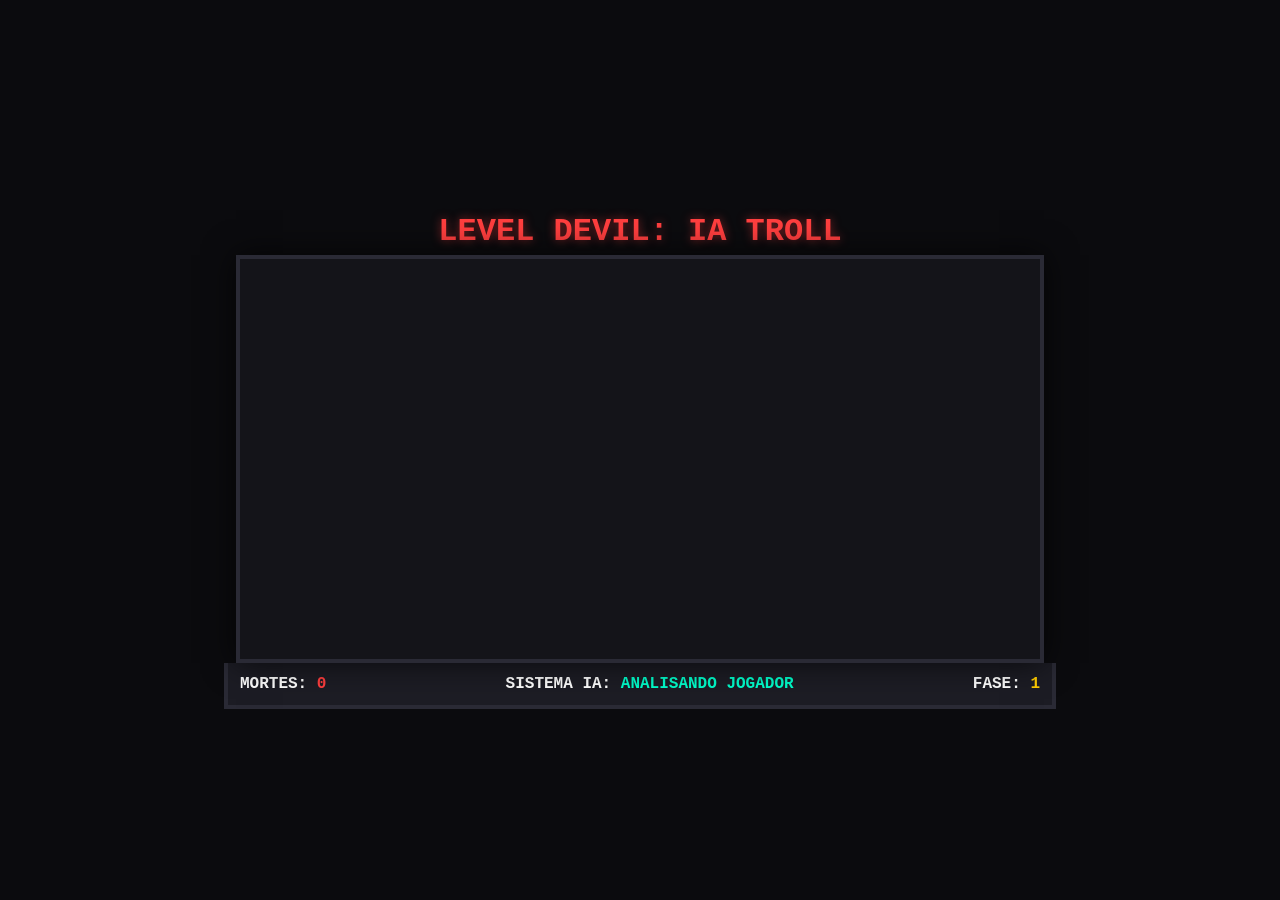
<file: f.html>
<!DOCTYPE html>
<html lang="pt-BR">
<head>
    <meta charset="UTF-8">
    <meta name="viewport" content="width=device-width, initial-scale=1.0">
    <title>Level Devil - AI Evolution</title>
    <style>
        body {
            margin: 0;
            padding: 0;
            background-color: #0b0b0e;
            color: #ffffff;
            font-family: 'Courier New', Courier, monospace;
            display: flex;
            flex-direction: column;
            align-items: center;
            justify-content: center;
            min-height: 100vh;
        }
        h1 {
            color: #ff3e3e;
            margin-bottom: 5px;
            text-shadow: 0 0 10px rgba(255, 62, 62, 0.5);
        }
        #canvas-wrapper {
            position: relative;
            box-shadow: 0 0 30px rgba(0,0,0,0.7);
        }
        canvas {
            background-color: #141419;
            border: 4px solid #2a2a35;
            display: block;
        }
        #dashboard {
            width: 800px;
            background: #1c1c24;
            border: 4px solid #2a2a35;
            border-top: none;
            padding: 12px;
            display: flex;
            justify-content: space-between;
            font-size: 16px;
            font-weight: bold;
        }
        .intel { color: #00ffcc; }
        .danger { color: #ff3e3e; }
        #debug-log {
            width: 800px;
            margin-top: 10px;
            background: #000;
            color: #ff0000;
            padding: 5px;
            font-size: 12px;
            display: none;
            border: 1px solid #ff0000;
        }
    </style>
</head>
<body>

    <h1>LEVEL DEVIL: IA TROLL</h1>
    
    <div id="canvas-wrapper">
        <canvas id="game" width="800" height="400"></canvas>
    </div>

    <div id="dashboard">
        <div>MORTES: <span id="death-ui" class="danger">0</span></div>
        <div>SISTEMA IA: <span id="ai-ui" class="intel">ANALISANDO JOGADOR</span></div>
        <div>FASE: <span id="level-ui" style="color: #ffcc00;">1</span></div>
    </div>

    <div id="debug-log" id="debug"></div>


<script>
        // Sistema de log para capturar erros no VS Code/Navegador
        function logError(msg) {
            const box = document.getElementById('debug-log');
            box.style.display = 'block';
            box.innerText = "Erro Detectado: " + msg;
        }

        try {
            const canvas = document.getElementById('game');
            const ctx = canvas.getContext('2d');

            // Globais do Jogo
            let level = 1;
            let deaths = 0;
            
            // Memória de Padrões da IA
            let aiMemory = {
                deathLocations: [],
                jumpCoordinates: [],
                rushFactor: 0
            };

            // Propriedades do Personagem
            const player = {
                x: 60,
                y: 200,
                w: 24,
                h: 32,
                vx: 0,
                vy: 0,
                speed: 4.5,
                jump: 11,
                onGround: false
            };

            const physics = { gravity: 0.5, friction: 0.85 };
            const keys = { Left: false, Right: false, Up: false };

            // Vetores de ambiente
            let blocks = [];
            let hazards = [];
            let goal = { x: 720, y: 290, w: 40, h: 60, originalY: 290 };

            // Construtor do cenário seguro contra falhas
            function buildMap() {
                blocks = [];
                hazards = [];

                // Reset do jogador
                player.x = 60;
                player.y = 200;
                player.vx = 0;
                player.vy = 0;
                goal.y = goal.originalY;

                document.getElementById('level-ui').innerText = level;
                document.getElementById('death-ui').innerText = deaths;

                // 1. GERAÇÃO DE CHÃO SEGURO (Plataformas principais estáveis)
                blocks.push({ x: 0, y: 350, w: 220, h: 50, type: 'normal', originalY: 350 });
                blocks.push({ x: 320, y: 350, w: 160, h: 50, type: 'troll_fall', originalY: 350 }); 
                blocks.push({ x: 580, y: 350, w: 220, h: 50, type: 'normal', originalY: 350 });

                // 2. GERAÇÃO DE ARMADILHAS INICIAIS
                hazards.push({ x: 180, y: 330, w: 30, h: 20, type: 'static', originalY: 330 });
                hazards.push({ x: 380, y: 330, w: 30, h: 20, type: 'surprise_jump', originalY: 330 });
                hazards.push({ x: 620, y: -40, w: 30, h: 40, type: 'ceiling_drop', originalY: -40 }); 

                // 3. ADAPTAÇÃO DA IA TROLL (Lê a memória do jogador)
                const aiStatus = document.getElementById('ai-ui');
                
                if (deaths > 0) {
                    aiStatus.innerText = "PREVENDO SEUS MOVIMENTOS";
                    aiStatus.style.color = "#ff3e3e";

                    // Se o jogador pula muito no mesmo lugar, coloca um espinho escondido lá
                    if (aiMemory.jumpCoordinates.length > 0) {
                        let dynamicX = aiMemory.jumpCoordinates[aiMemory.jumpCoordinates.length - 1];
                        // Evita spawnar colado na área de segurança inicial
                        if (dynamicX > 120 && dynamicX < 700) {
                            hazards.push({ x: dynamicX + 30, y: 350, w: 30, h: 20, type: 'popup', originalY: 350 });
                        }
                    }

                    // Anti-rush: se a velocidade média gravada for alta
                    if (aiMemory.rushFactor > 3.8) {
                        blocks[1].w = 60; // Encolhe consideravelmente o bloco do meio
                    }
                } else {
                    aiStatus.innerText = "COLETANDO PADRÕES";
                    aiStatus.style.color = "#00ffcc";
                }
            }

            // Detector de colisões AABB
            function checkCollision(r1, r2) {
                return r1.x < r2.x + r2.w &&
                       r1.x + r1.w > r2.x &&
                       r1.y < r2.y + r2.h &&
                       r1.y + r1.h > r2.y;
            }

            // Gerenciador de Derrotas
            function processDeath(reason) {
                deaths++;
                aiMemory.deathLocations.push({ x: player.x, y: player.y });
                buildMap();
            }

            // Captura de Teclado
            window.addEventListener('keydown', (e) => {
                if (e.key === 'a' || e.key === 'ArrowLeft')  keys.Left = true;
                if (e.key === 'd' || e.key === 'ArrowRight') keys.Right = true;
                if (e.key === 'w' || e.key === ' ' || e.key === 'ArrowUp') {
                    keys.Up = true;
                    if (player.onGround) aiMemory.jumpCoordinates.push(player.x);
                }
                if (e.key === 'r' || e.key === 'R') processDeath('manual_reset');
            });

            window.addEventListener('keyup', (e) => {
                if (e.key === 'a' || e.key === 'ArrowLeft')  keys.Left = false;
                if (e.key === 'd' || e.key === 'ArrowRight') keys.Right = false;
                if (e.key === 'w' || e.key === ' ' || e.key === 'ArrowUp')    keys.Up = false;
            });

            // Atualização da Lógica do Jogo
            function update() {
                // Movimento Horizontal
                if (keys.Left) {
                    player.vx = -player.speed;
                } else if (keys.Right) {
                    player.vx = player.speed;
                } else {
                    player.vx *= physics.friction;
                    if (Math.abs(player.vx) < 0.1) player.vx = 0;
                }

                // Salva dados de corrida para calcular o Anti-rush da IA
                if (Math.abs(player.vx) > 1) {
                    aiMemory.rushFactor = (aiMemory.rushFactor + Math.abs(player.vx)) / 2;
                }

                // Gravidade
                player.vy += physics.gravity;

                // Pulo
                if (keys.Up && player.onGround) {
                    player.vy = -player.jump;
                    player.onGround = false;
                }

                // EIXO X: Aplicação de movimento e colisão horizontal dedicada
                player.x += player.vx;
                for (let b of blocks) {
                    if (checkCollision(player, b)) {
                        if (player.vx > 0) player.x = b.x - player.w;
                        if (player.vx < 0) player.x = b.x + b.w;
                    }
                }

                // EIXO Y: Aplicação de movimento e colisão vertical dedicada
                player.y += player.vy;
                player.onGround = false;

                for (let b of blocks) {
                    if (checkCollision(player, b)) {
                        // Se colidir caindo (Chão)
                        if (player.vy > 0) {
                            player.y = b.y - player.h;
                            player.vy = 0;
                            player.onGround = true;

                            // Troll do chão que cai
                            if (b.type === 'troll_fall' && player.x > 330) {
                                b.y += 8; 
                            }
                        }
                        // Se colidir subindo (Teto de blocos)
                        else if (player.vy < 0) {
                            player.y = b.y + b.h;

player.vy = 0;
}
}
}
// Comportamento Ativo das Armadilhas da IA
for (let h of hazards) {
// Armadilha 1: Salta em direção ao jogador perto do abismo
if (h.type === 'surprise_jump' && player.x > 260 && player.x < 480) {
h.y -= 4;
}
// Armadilha 2: Teto cai repentinamente perto do final
if (h.type === 'ceiling_drop' && player.x > 530) {
h.y += 14;
}
// Armadilha 3: Criada dinamicamente pela IA na queda do pulo
if (h.type === 'popup' && Math.abs(player.x - h.x) < 75) {
h.y = 330;
}
// Verificação de Morte por Espinhos
if (checkCollision(player, h)) {
processDeath(h.type);
return;
}
}
// Troll Clássico da Porta: Ela foge para cima quando você chega muito perto
if (player.x > 620 && player.y < 350) {
goal.y = 190;
}
// Morte por queda no abismo
if (player.y > canvas.height) {
processDeath('pitfall');
return;
}
// Condição de Vitória (Passar de Fase)
if (checkCollision(player, goal)) {
level++;
alert(Nível ${level - 1} completado! A Inteligência Artificial guardou seus dados mecânicos.);
buildMap();
}
}
// Renderização gráfica
function draw() {
// Limpa a tela antes do novo frame
ctx.clearRect(0, 0, canvas.width, canvas.height);
// Desenha Plataformas
ctx.fillStyle = "#3a3a42";
for (let b of blocks) {
ctx.fillRect(b.x, b.y, b.w, b.h);
}
// Desenha Espinhos / Obstáculos perigosos
ctx.fillStyle = "#ff3e3e";
for (let h of hazards) {
ctx.beginPath();
ctx.moveTo(h.x, h.y + h.h);
ctx.lineTo(h.x + h.w / 2, h.y);
ctx.lineTo(h.x + h.w, h.y + h.h);
ctx.closePath();
ctx.fill();
}
// Desenha o Alvo / Porta de Saída
ctx.fillStyle = "#ffcd1e";
ctx.fillRect(goal.x, goal.y, goal.w, goal.h);
// Detalhe da maçaneta
ctx.fillStyle = "#121214";
ctx.fillRect(goal.x + 8, goal.y + 26, 6, 8);
// Desenha o Jogador (Level Devil Style)
ctx.fillStyle = "#00ff66";
ctx.fillRect(player.x, player.y, player.w, player.h);
}
// Loop principal do mecanismo gráfico/física
function gameLoop() {
update();
draw();
requestAnimationFrame(gameLoop);
}
// Inicialização primária
buildMap();
gameLoop();
} catch (err) {
logError(err.message);
}
</file>
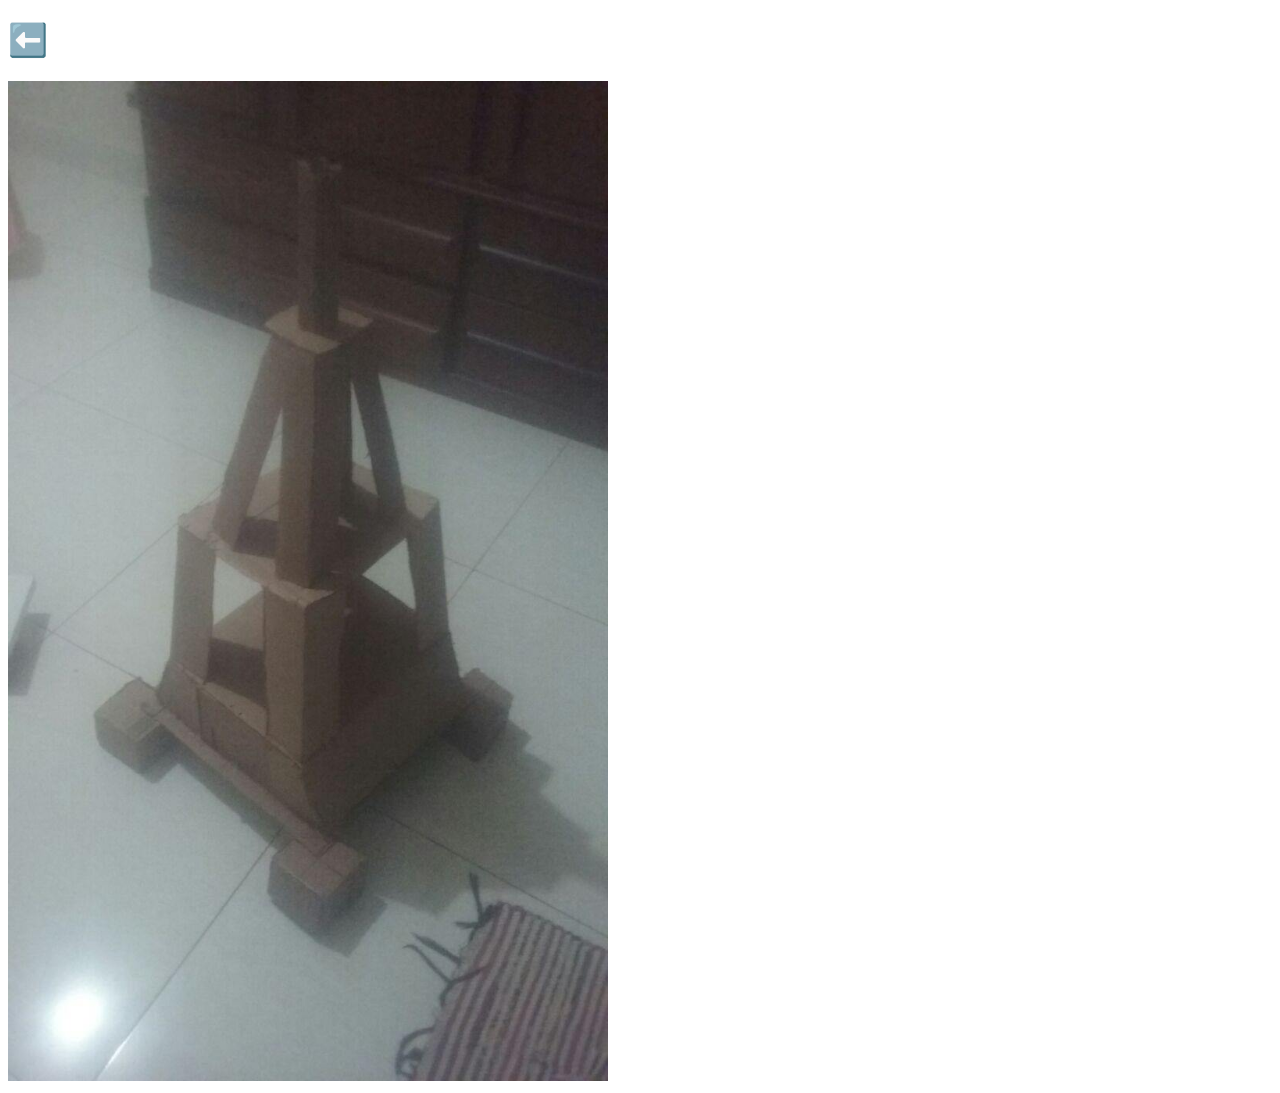
<file: torre.html>
<!DOCTYPE html>
<html lang="en">
<head>
    <meta charset="UTF-8">
    <meta name="viewport" content="width=device-width, initial-scale=1.0">
    <title>torre eifiel</title>
</head>
<body>
    <h1><a href="aportifolio.html" style="text-decoration: none;">⬅️</a></h1> 
    <img src="img2/Messenger_creation_759399888201744.jpeg" alt="" width="600">
</body>
</html>
</file>
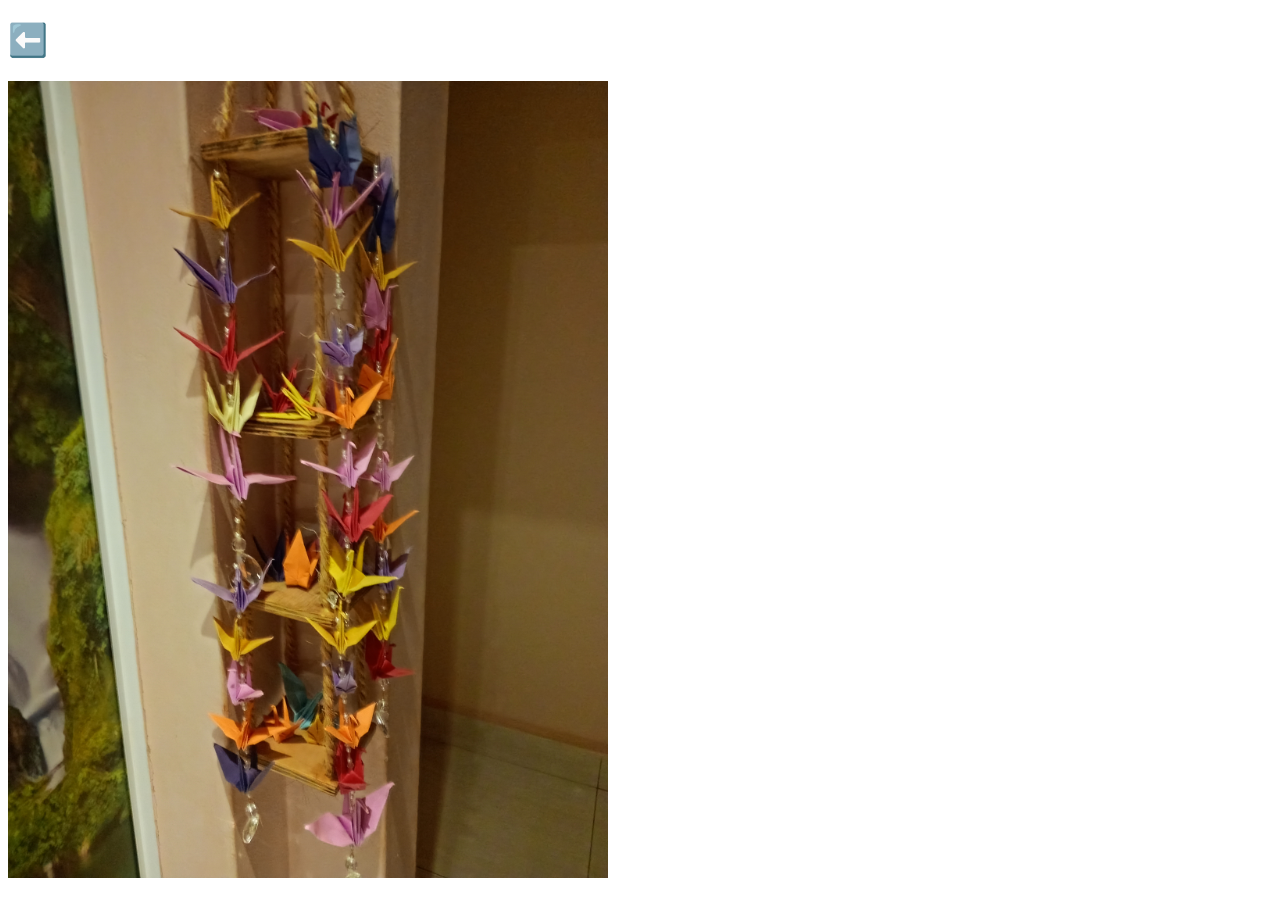
<file: tsuru.html>
<!DOCTYPE html>
<html lang="en">
<head>
    <meta charset="UTF-8">
    <meta name="viewport" content="width=device-width, initial-scale=1.0">
    <title>Document</title>
</head>
<body>
    <h1><a href="aportifolio.html" style="text-decoration: none;">⬅️</a></h1> 
    <img src="img2/tsuru.jpg" alt="" width="600">
</body>
</html>
</file>
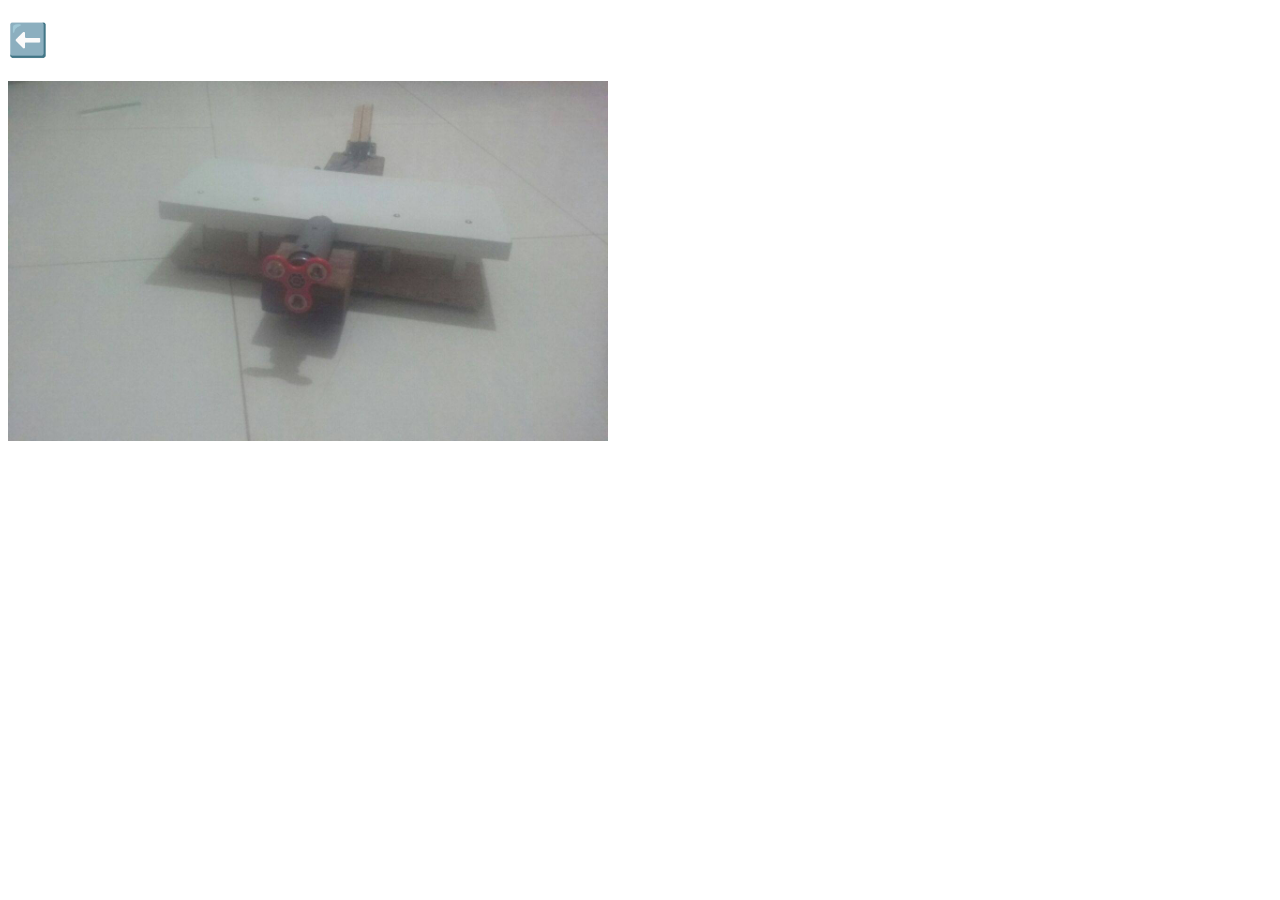
<file: paginas/aviao.html>
<!DOCTYPE html>
<html lang="en">
<head>
    <meta charset="UTF-8">
    <meta name="viewport" content="width=device-width, initial-scale=1.0">
    <title>avião</title>
</head>
<body>
   <h1><a href="../index.html" style="text-decoration: none;">⬅️</a></h1> 
    <img src="../img2/Messenger_creation_738905426860656.jpeg" alt="" width="600">
</body>
</html>
</file>
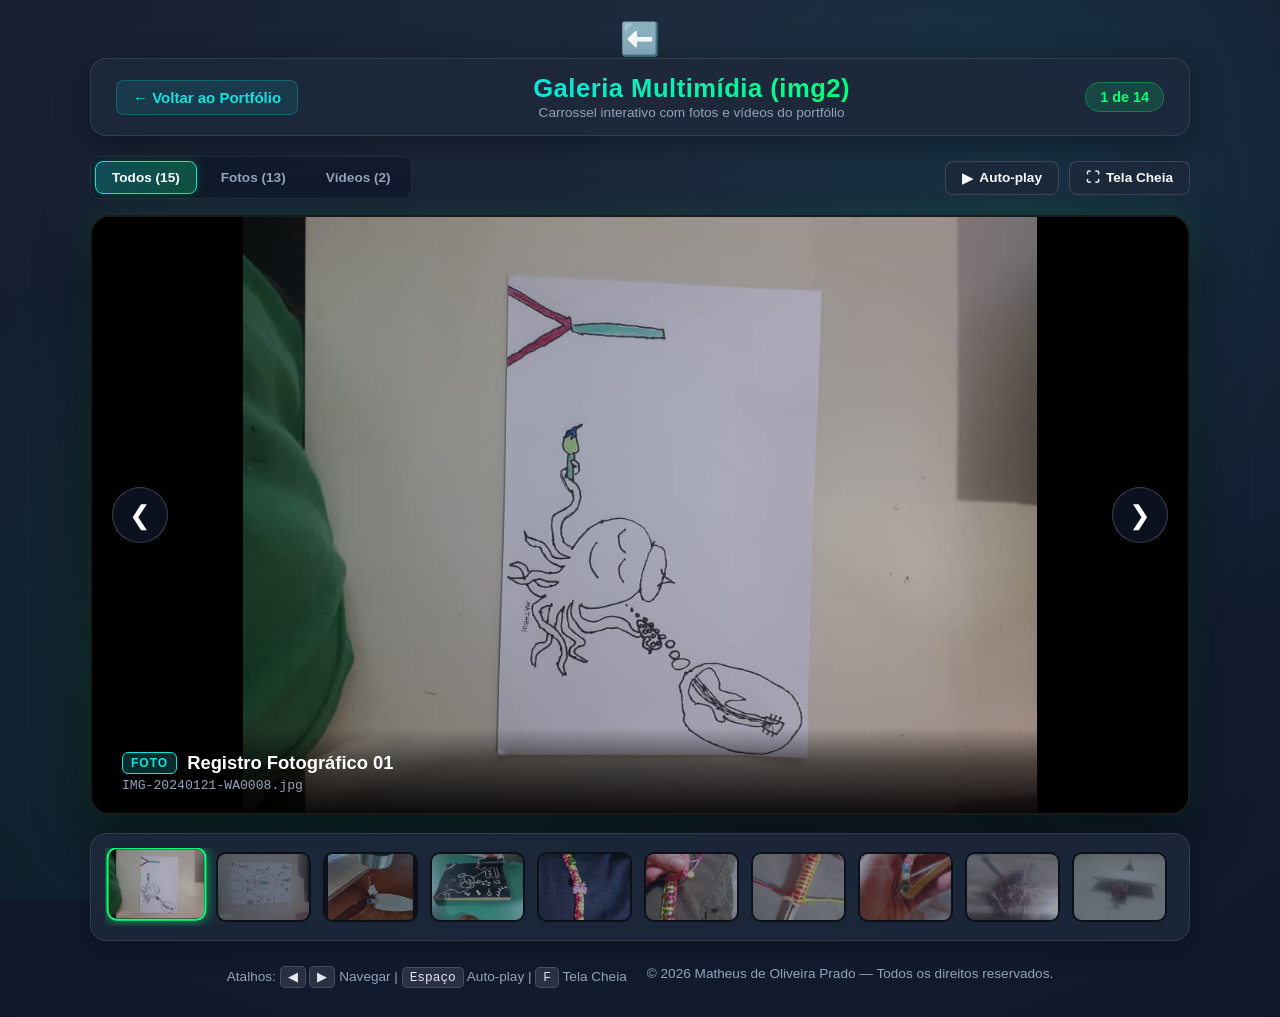
<file: paginas/carrossel.html>
<!DOCTYPE html>
<html lang="pt-BR">
<head>
    <meta charset="UTF-8">
    <meta name="viewport" content="width=device-width, initial-scale=1.0">
    <title>Carrossel de Fotos e Vídeos - Matheus de Oliveira Prado</title>
    <style>
        /* ===================================================
           RESET & VARIÁVEIS GERAIS
        =================================================== */
        * {
            margin: 0;
            padding: 0;
            box-sizing: border-box;
        }

        :root {
            --primary: #06ff74;
            --secondary: #0ee2e2;
            --bg-dark: #0f172a;
            --card-bg: rgba(30, 41, 59, 0.85);
            --text-light: #f8fafc;
            --text-muted: #94a3b8;
            --border-glow: rgba(6, 255, 116, 0.3);
            --transition-speed: 0.35s;
        }

        body {
            font-family: 'Segoe UI', Tahoma, Geneva, Verdana, sans-serif;
            background: radial-gradient(circle at top, #1e293b 0%, #0f172a 100%);
            color: var(--text-light);
            min-height: 100vh;
            display: flex;
            flex-direction: column;
            align-items: center;
            padding: 20px;
            overflow-x: hidden;
        }

        /* Animação sutil de fundo */
        body::before {
            content: '';
            position: fixed;
            top: 0; left: 0; right: 0; bottom: 0;
            background: radial-gradient(circle at 80% 20%, rgba(14, 226, 226, 0.08) 0%, transparent 40%),
                        radial-gradient(circle at 20% 80%, rgba(6, 255, 116, 0.08) 0%, transparent 40%);
            pointer-events: none;
            z-index: 0;
        }

        /* ===================================================
           CABEÇALHO & BARRA DE NAVEGAÇÃO
        =================================================== */
        header {
            width: 100%;
            max-width: 1100px;
            display: flex;
            align-items: center;
            justify-content: space-between;
            margin-bottom: 20px;
            padding: 15px 25px;
            background: var(--card-bg);
            backdrop-filter: blur(12px);
            border-radius: 16px;
            border: 1px solid rgba(255, 255, 255, 0.1);
            box-shadow: 0 8px 32px rgba(0, 0, 0, 0.37);
            z-index: 10;
        }

        .back-btn {
            display: inline-flex;
            align-items: center;
            gap: 8px;
            color: var(--secondary);
            text-decoration: none;
            font-weight: 600;
            font-size: 15px;
            padding: 8px 16px;
            border-radius: 8px;
            background: rgba(14, 226, 226, 0.1);
            border: 1px solid rgba(14, 226, 226, 0.25);
            transition: all var(--transition-speed);
        }

        .back-btn:hover {
            background: rgba(14, 226, 226, 0.25);
            transform: translateX(-4px);
            color: #ffffff;
            box-shadow: 0 0 15px rgba(14, 226, 226, 0.4);
        }

        .header-title {
            text-align: center;
        }

        .header-title h1 {
            font-size: 1.6rem;
            font-weight: 700;
            background: linear-gradient(135deg, var(--secondary), var(--primary));
            -webkit-background-clip: text;
            -webkit-text-fill-color: transparent;
            letter-spacing: 0.5px;
        }

        .header-title p {
            font-size: 0.85rem;
            color: var(--text-muted);
            margin-top: 2px;
        }

        .badge-count {
            background: rgba(6, 255, 116, 0.15);
            color: var(--primary);
            border: 1px solid rgba(6, 255, 116, 0.3);
            padding: 6px 14px;
            border-radius: 20px;
            font-size: 0.9rem;
            font-weight: 600;
            white-space: nowrap;
        }

        /* ===================================================
           BARRA DE FILTROS & AÇÕES
        =================================================== */
        .controls-toolbar {
            width: 100%;
            max-width: 1100px;
            display: flex;
            justify-content: space-between;
            align-items: center;
            flex-wrap: wrap;
            gap: 12px;
            margin-bottom: 16px;
            z-index: 10;
        }

        .filter-group {
            display: flex;
            gap: 8px;
            background: rgba(15, 23, 42, 0.7);
            padding: 4px;
            border-radius: 10px;
            border: 1px solid rgba(255, 255, 255, 0.08);
        }

        .filter-btn {
            background: transparent;
            border: none;
            color: var(--text-muted);
            padding: 8px 16px;
            border-radius: 8px;
            font-size: 0.85rem;
            font-weight: 600;
            cursor: pointer;
            transition: all 0.2s ease;
        }

        .filter-btn:hover {
            color: #ffffff;
        }

        .filter-btn.active {
            background: linear-gradient(135deg, rgba(14, 226, 226, 0.25), rgba(6, 255, 116, 0.25));
            color: #ffffff;
            border: 1px solid var(--secondary);
            box-shadow: 0 0 10px rgba(6, 255, 116, 0.2);
        }

        .actions-group {
            display: flex;
            gap: 10px;
        }

        .action-btn {
            background: var(--card-bg);
            border: 1px solid rgba(255, 255, 255, 0.15);
            color: var(--text-light);
            padding: 8px 16px;
            border-radius: 8px;
            font-size: 0.85rem;
            font-weight: 600;
            cursor: pointer;
            display: flex;
            align-items: center;
            gap: 6px;
            transition: all var(--transition-speed);
        }

        .action-btn:hover {
            background: rgba(255, 255, 255, 0.1);
            border-color: var(--primary);
            color: var(--primary);
        }

        .action-btn.active-autoplay {
            background: rgba(6, 255, 116, 0.15);
            border-color: var(--primary);
            color: var(--primary);
            box-shadow: 0 0 12px rgba(6, 255, 116, 0.3);
        }

        /* ===================================================
           CARROSSEL PRINCIPAL
        =================================================== */
        .carousel-wrapper {
            position: relative;
            width: 100%;
            max-width: 1100px;
            height: 600px;
            background: #000000;
            border-radius: 20px;
            overflow: hidden;
            border: 2px solid rgba(255, 255, 255, 0.1);
            box-shadow: 0 20px 50px rgba(0, 0, 0, 0.6), 0 0 30px rgba(6, 255, 116, 0.15);
            z-index: 10;
            display: flex;
            align-items: center;
            justify-content: center;
        }

        .carousel-track {
            position: relative;
            width: 100%;
            height: 100%;
        }

        .carousel-slide {
            position: absolute;
            inset: 0;
            opacity: 0;
            visibility: hidden;
            transition: opacity 0.5s cubic-bezier(0.4, 0, 0.2, 1), transform 0.5s ease;
            transform: scale(0.97);
            display: flex;
            align-items: center;
            justify-content: center;
            background: #000;
        }

        .carousel-slide.active {
            opacity: 1;
            visibility: visible;
            transform: scale(1);
            z-index: 2;
        }

        .carousel-slide img {
            max-width: 100%;
            max-height: 100%;
            object-fit: contain;
            user-select: none;
            display: block;
        }

        .carousel-slide video {
            max-width: 100%;
            max-height: 100%;
            outline: none;
            border-radius: 8px;
            box-shadow: 0 4px 20px rgba(0, 0, 0, 0.5);
        }

        /* Legenda / Detalhes do item ativo */
        .slide-caption {
            position: absolute;
            bottom: 0;
            left: 0;
            right: 0;
            padding: 24px 30px 20px;
            background: linear-gradient(to top, rgba(0, 0, 0, 0.9) 0%, rgba(0, 0, 0, 0.5) 60%, transparent 100%);
            display: flex;
            justify-content: space-between;
            align-items: flex-end;
            z-index: 5;
            pointer-events: none;
        }

        .caption-text {
            pointer-events: auto;
        }

        .caption-title {
            font-size: 1.15rem;
            font-weight: 700;
            color: #ffffff;
            margin-bottom: 4px;
            display: flex;
            align-items: center;
            gap: 10px;
        }

        .caption-type {
            font-size: 0.75rem;
            text-transform: uppercase;
            font-weight: 800;
            padding: 3px 8px;
            border-radius: 6px;
            letter-spacing: 1px;
        }

        .type-foto {
            background: rgba(14, 226, 226, 0.2);
            color: var(--secondary);
            border: 1px solid var(--secondary);
        }

        .type-video {
            background: rgba(255, 75, 75, 0.25);
            color: #ff6b6b;
            border: 1px solid #ff6b6b;
        }

        .caption-filename {
            font-size: 0.82rem;
            color: var(--text-muted);
            font-family: monospace;
        }

        /* Botões de Navegação Anterior / Próximo */
        .nav-btn {
            position: absolute;
            top: 50%;
            transform: translateY(-50%);
            width: 56px;
            height: 56px;
            border-radius: 50%;
            background: rgba(15, 23, 42, 0.75);
            backdrop-filter: blur(8px);
            border: 1px solid rgba(255, 255, 255, 0.2);
            color: #ffffff;
            font-size: 26px;
            cursor: pointer;
            z-index: 10;
            display: flex;
            align-items: center;
            justify-content: center;
            transition: all var(--transition-speed);
            box-shadow: 0 4px 15px rgba(0, 0, 0, 0.5);
        }

        .nav-btn:hover {
            background: linear-gradient(135deg, var(--secondary), var(--primary));
            color: #0f172a;
            border-color: transparent;
            transform: translateY(-50%) scale(1.1);
            box-shadow: 0 0 20px rgba(6, 255, 116, 0.6);
        }

        .nav-btn.prev {
            left: 20px;
        }

        .nav-btn.next {
            right: 20px;
        }

        /* Indicador de progresso do autoplay */
        .autoplay-progress-bar {
            position: absolute;
            top: 0;
            left: 0;
            height: 4px;
            background: linear-gradient(90deg, var(--secondary), var(--primary));
            width: 0%;
            z-index: 20;
            transition: width 0.1s linear;
        }

        /* ===================================================
           MINIATURAS (THUMBNAILS)
        =================================================== */
        .thumbnails-container {
            width: 100%;
            max-width: 1100px;
            margin-top: 18px;
            background: var(--card-bg);
            backdrop-filter: blur(12px);
            padding: 14px;
            border-radius: 16px;
            border: 1px solid rgba(255, 255, 255, 0.1);
            box-shadow: 0 8px 25px rgba(0,0,0,0.3);
            z-index: 10;
        }

        .thumbnails-track {
            display: flex;
            gap: 12px;
            overflow-x: auto;
            scroll-behavior: smooth;
            padding: 4px;
        }

        .thumbnails-track::-webkit-scrollbar {
            height: 8px;
        }

        .thumbnails-track::-webkit-scrollbar-track {
            background: rgba(0, 0, 0, 0.2);
            border-radius: 4px;
        }

        .thumbnails-track::-webkit-scrollbar-thumb {
            background: rgba(255, 255, 255, 0.2);
            border-radius: 4px;
        }

        .thumbnails-track::-webkit-scrollbar-thumb:hover {
            background: var(--secondary);
        }

        .thumb-item {
            flex: 0 0 95px;
            height: 70px;
            border-radius: 10px;
            overflow: hidden;
            position: relative;
            cursor: pointer;
            border: 2px solid transparent;
            opacity: 0.55;
            transition: all var(--transition-speed);
            background: #000;
        }

        .thumb-item:hover {
            opacity: 0.9;
            transform: translateY(-2px);
            border-color: rgba(255, 255, 255, 0.4);
        }

        .thumb-item.active {
            opacity: 1;
            border-color: var(--primary);
            box-shadow: 0 0 12px rgba(6, 255, 116, 0.6);
            transform: translateY(-3px) scale(1.05);
        }

        .thumb-item img, 
        .thumb-item video {
            width: 100%;
            height: 100%;
            object-fit: cover;
            display: block;
        }

        .thumb-video-badge {
            position: absolute;
            top: 50%;
            left: 50%;
            transform: translate(-50%, -50%);
            background: rgba(0, 0, 0, 0.7);
            color: #ffffff;
            border-radius: 50%;
            width: 26px;
            height: 26px;
            display: flex;
            align-items: center;
            justify-content: center;
            font-size: 11px;
            border: 1px solid rgba(255, 255, 255, 0.3);
        }

        /* ===================================================
           LEGENDA DE ATALHOS / RODAPÉ
        =================================================== */
        footer {
            margin-top: 25px;
            margin-bottom: 10px;
            color: var(--text-muted);
            font-size: 0.85rem;
            text-align: center;
            display: flex;
            flex-wrap: wrap;
            gap: 20px;
            justify-content: center;
            z-index: 10;
        }

        .shortcut-badge {
            display: inline-block;
            background: rgba(255, 255, 255, 0.1);
            color: #e2e8f0;
            padding: 2px 7px;
            border-radius: 5px;
            font-family: monospace;
            font-size: 0.8rem;
            border: 1px solid rgba(255, 255, 255, 0.15);
        }

        /* ===================================================
           RESPONSIVIDADE (MOBILE & TABLETS)
        =================================================== */
        @media (max-width: 768px) {
            body {
                padding: 12px;
            }

            header {
                flex-direction: column;
                gap: 12px;
                text-align: center;
                padding: 15px;
            }

            .carousel-wrapper {
                height: 420px;
            }

            .nav-btn {
                width: 44px;
                height: 44px;
                font-size: 20px;
            }

            .nav-btn.prev {
                left: 10px;
            }

            .nav-btn.next {
                right: 10px;
            }

            .thumb-item {
                flex: 0 0 75px;
                height: 55px;
            }

            .controls-toolbar {
                flex-direction: column;
                align-items: stretch;
            }

            .filter-group {
                justify-content: center;
            }

            .actions-group {
                justify-content: center;
            }
        }
    </style>
</head>
<body>
     <h1><a href="../index.html" style="text-decoration: none;">⬅️</a></h1> 

    <!-- CABEÇALHO -->
    <header>
        <a href="../index.html" class="back-btn" title="Voltar para a página principal">
            ← Voltar ao Portfólio
        </a>
        <div class="header-title">
            <h1>Galeria Multimídia (img2)</h1>
            <p>Carrossel interativo com fotos e vídeos do portfólio</p>
        </div>
        <div class="badge-count" id="itemCounter">
            Carregando...
        </div>
    </header>

    <!-- BARRA DE CONTROLE: FILTROS & AÇÕES -->
    <div class="controls-toolbar">
        <div class="filter-group">
            <button class="filter-btn active" data-filter="all" id="filterAll">Todos (15)</button>
            <button class="filter-btn" data-filter="image" id="filterImages">Fotos (13)</button>
            <button class="filter-btn" data-filter="video" id="filterVideos">Vídeos (2)</button>
        </div>

        <div class="actions-group">
            <button class="action-btn" id="autoplayBtn" title="Iniciar/Pausar transição automática">
                <span id="autoplayIcon">▶</span>
                <span id="autoplayText">Auto-play</span>
            </button>
            <button class="action-btn" id="fullscreenBtn" title="Alternar modo tela cheia">
                <span>⛶</span> Tela Cheia
            </button>
        </div>
    </div>

    <!-- CARROSSEL PRINCIPAL -->
    <main class="carousel-wrapper" id="carouselWrapper">
        <!-- Barra de Progresso Autoplay -->
        <div class="autoplay-progress-bar" id="progressBar"></div>

        <!-- Botões de navegação -->
        <button class="nav-btn prev" id="prevBtn" aria-label="Item anterior">❮</button>
        <button class="nav-btn next" id="nextBtn" aria-label="Próximo item">❯</button>

        <!-- Faixa de slides (renderizada via JavaScript com todos os 15 arquivos) -->
        <div class="carousel-track" id="carouselTrack"></div>

        <!-- Legenda dinâmica do item ativo -->
        <div class="slide-caption">
            <div class="caption-text">
                <div class="caption-title">
                    <span id="currentTypeBadge" class="caption-type type-foto">Foto</span>
                    <span id="currentTitle">Carregando título...</span>
                </div>
                <div class="caption-filename" id="currentFilename">arquivo.jpg</div>
            </div>
        </div>
    </main>

    <!-- FAIXA DE MINIATURAS (THUMBNAILS) -->
    <section class="thumbnails-container">
        <div class="thumbnails-track" id="thumbnailsTrack"></div>
    </section>

    <!-- RODAPÉ & ATALHOS -->
    <footer>
        <div>
            Atalhos: 
            <span class="shortcut-badge">◀</span> 
            <span class="shortcut-badge">▶</span> Navegar | 
            <span class="shortcut-badge">Espaço</span> Auto-play | 
            <span class="shortcut-badge">F</span> Tela Cheia
        </div>
        <div>
            &copy; 2026 Matheus de Oliveira Prado — Todos os direitos reservados.
        </div>
    </footer>

    <!-- JAVASCRIPT DO CARROSSEL -->
    <script>
        // LISTA DE ARQUIVOS DA PASTA img2 (13 Fotos e 2 Vídeos)
        const mediaItems = [
            {
                type: 'image',
                src: '../img2/IMG-20240121-WA0008.jpg',
                title: 'Registro Fotográfico 01',
                filename: 'IMG-20240121-WA0008.jpg'
            },
            {
                type: 'image',
                src: '../img2/IMG-20240121-WA0016 (1).jpg',
                title: 'Registro Fotográfico 02',
                filename: 'IMG-20240121-WA0016 (1).jpg'
            },
            {
                type: 'image',
                src: '../img2/IMG-20240121-WA0024.jpg',
                title: 'Registro Fotográfico 03',
                filename: 'IMG-20240121-WA0024.jpg'
            },
            {
                type: 'image',
                src: '../img2/IMG-20240312-WA0026.jpg',
                title: 'Registro Fotográfico 04',
                filename: 'IMG-20240312-WA0026.jpg'
            },
            {
                type: 'image',
                src: '../img2/IMG-20251222-WA0002.jpeg',
                title: 'Registro Fotográfico 05',
                filename: 'IMG-20251222-WA0002.jpeg'
            },
            {
                type: 'image',
                src: '../img2/IMG-20260926-WA0010.jpeg',
                title: 'Registro Fotográfico 06',
                filename: 'IMG-20260926-WA0010.jpeg'
            },
            {
                type: 'image',
                src: '../img2/IMG-20261004-WA0004.jpeg',
                title: 'Registro Fotográfico 07',
                filename: 'IMG-20261004-WA0004.jpeg'
            },
            // {
            //     type: 'image',
            //     src: '../img2/IMG-20261004-WA0004 (1).jpeg',
            //     title: 'Registro Fotográfico 08',
            //     filename: 'IMG-20261004-WA0004 (1).jpeg'
            // },
            {
                type: 'image',
                src: '../img2/IMG_20260609_145129157_MFNR_HDR.jpg',
                title: 'Foto HDR de Alta Resolução',
                filename: 'IMG_20260609_145129157_MFNR_HDR.jpg'
            },
            {
                type: 'image',
                src: '../img2/Messenger_creation_611929206129643.jpeg',
                title: 'Criação Artística 01',
                filename: 'Messenger_creation_611929206129643.jpeg'
            },
            {
                type: 'image',
                src: '../img2/Messenger_creation_738905426860656.jpeg',
                title: 'Aviãozinho de Madeira',
                filename: 'Messenger_creation_738905426860656.jpeg'
            },
            {
                type: 'image',
                src: '../img2/Messenger_creation_759399888201744.jpeg',
                title: 'Torre Eiffel de Papelão',
                filename: 'Messenger_creation_759399888201744.jpeg'
            },
            {
                type: 'image',
                src: '../img2/tsuru.jpg',
                title: 'Árvore de Tsuru',
                filename: 'tsuru.jpg'
            },
            {
                type: 'video',
                src: '../img2/VID_20260713_115648.mp4',
                title: 'Vídeo do Projeto 01',
                filename: 'VID_20260713_115648.mp4'
            },
            {
                type: 'video',
                src: '../img2/Video_20260129220338892_by_VideoShow.mp4',
                title: 'Apresentação em Vídeo 02',
                filename: 'Video_20260129220338892_by_VideoShow.mp4'
            }
        ];

        // VARIÁVEIS DE ESTADO
        let currentFilter = 'all';
        let filteredItems = [...mediaItems];
        let currentIndex = 0;
        let isAutoplay = false;
        let autoplayTimer = null;
        let progressInterval = null;
        const AUTOPLAY_DURATION = 5000; // 5 segundos por item
        let progressPercent = 0;

        // ELEMENTOS DO DOM
        const track = document.getElementById('carouselTrack');
        const thumbsTrack = document.getElementById('thumbnailsTrack');
        const prevBtn = document.getElementById('prevBtn');
        const nextBtn = document.getElementById('nextBtn');
        const itemCounter = document.getElementById('itemCounter');
        const currentTypeBadge = document.getElementById('currentTypeBadge');
        const currentTitle = document.getElementById('currentTitle');
        const currentFilename = document.getElementById('currentFilename');
        const autoplayBtn = document.getElementById('autoplayBtn');
        const autoplayIcon = document.getElementById('autoplayIcon');
        const autoplayText = document.getElementById('autoplayText');
        const progressBar = document.getElementById('progressBar');
        const fullscreenBtn = document.getElementById('fullscreenBtn');
        const carouselWrapper = document.getElementById('carouselWrapper');

        const filterBtns = document.querySelectorAll('.filter-btn');

        // INICIALIZAÇÃO
        function initCarousel() {
            renderSlides();
            renderThumbnails();
            showSlide(0);
            setupEventListeners();
        }

        // RENDERIZAÇÃO DOS SLIDES
        function renderSlides() {
            track.innerHTML = '';
            filteredItems.forEach((item, index) => {
                const slide = document.createElement('div');
                slide.className = 'carousel-slide';
                slide.dataset.index = index;

                if (item.type === 'image') {
                    const img = document.createElement('img');
                    img.src = item.src;
                    img.alt = item.title;
                    img.loading = index === 0 ? 'eager' : 'lazy';
                    slide.appendChild(img);
                } else if (item.type === 'video') {
                    const video = document.createElement('video');
                    video.src = item.src;
                    video.controls = true;
                    video.playsInline = true;
                    video.preload = 'metadata';
                    
                    // Pausa autoplay quando o vídeo é tocado
                    video.addEventListener('play', () => {
                        if (isAutoplay) stopAutoplay();
                    });

                    // Quando o vídeo acabar, avança se autoplay estiver ligado
                    video.addEventListener('ended', () => {
                        if (isAutoplay) nextSlide();
                    });

                    slide.appendChild(video);
                }

                track.appendChild(slide);
            });
        }

        // RENDERIZAÇÃO DAS MINIATURAS
        function renderThumbnails() {
            thumbsTrack.innerHTML = '';
            filteredItems.forEach((item, index) => {
                const thumb = document.createElement('div');
                thumb.className = `thumb-item ${index === currentIndex ? 'active' : ''}`;
                thumb.dataset.index = index;

                if (item.type === 'image') {
                    const img = document.createElement('img');
                    img.src = item.src;
                    img.alt = item.title;
                    img.loading = 'lazy';
                    thumb.appendChild(img);
                } else if (item.type === 'video') {
                    const video = document.createElement('video');
                    video.src = item.src;
                    video.muted = true;
                    video.preload = 'metadata';
                    thumb.appendChild(video);

                    const badge = document.createElement('div');
                    badge.className = 'thumb-video-badge';
                    badge.innerHTML = '▶';
                    thumb.appendChild(badge);
                }

                thumb.addEventListener('click', () => {
                    goToSlide(index);
                });

                thumbsTrack.appendChild(thumb);
            });
        }

        // EXIBIR SLIDE ESPECÍFICO
        function showSlide(index) {
            if (filteredItems.length === 0) return;

            // Pausar qualquer vídeo que esteja tocando nos slides antigos
            const allVideos = track.querySelectorAll('video');
            allVideos.forEach(v => v.pause());

            // Normaliza o índice
            if (index < 0) {
                currentIndex = filteredItems.length - 1;
            } else if (index >= filteredItems.length) {
                currentIndex = 0;
            } else {
                currentIndex = index;
            }

            // Atualiza classes ativas nos slides
            const slides = track.querySelectorAll('.carousel-slide');
            slides.forEach((slide, i) => {
                if (i === currentIndex) {
                    slide.classList.add('active');
                } else {
                    slide.classList.remove('active');
                }
            });

            // Atualiza miniaturas
            const thumbs = thumbsTrack.querySelectorAll('.thumb-item');
            thumbs.forEach((thumb, i) => {
                if (i === currentIndex) {
                    thumb.classList.add('active');
                    thumb.scrollIntoView({ behavior: 'smooth', inline: 'center', block: 'nearest' });
                } else {
                    thumb.classList.remove('active');
                }
            });

            // Atualiza informações e legendas
            const currentItem = filteredItems[currentIndex];
            itemCounter.textContent = `${currentIndex + 1} de ${filteredItems.length}`;
            currentTitle.textContent = currentItem.title;
            currentFilename.textContent = currentItem.filename;

            if (currentItem.type === 'image') {
                currentTypeBadge.textContent = 'Foto';
                currentTypeBadge.className = 'caption-type type-foto';
            } else {
                currentTypeBadge.textContent = 'Vídeo';
                currentTypeBadge.className = 'caption-type type-video';
            }

            // Reinicia progresso se estiver em autoplay
            if (isAutoplay) {
                resetProgress();
            }
        }

        function nextSlide() {
            showSlide(currentIndex + 1);
        }

        function prevSlide() {
            showSlide(currentIndex - 1);
        }

        function goToSlide(index) {
            showSlide(index);
        }

        // AUTOPLAY E BARRA DE PROGRESSO
        function startAutoplay() {
            isAutoplay = true;
            autoplayBtn.classList.add('active-autoplay');
            autoplayIcon.textContent = '⏸';
            autoplayText.textContent = 'Pausar';
            resetProgress();
        }

        function stopAutoplay() {
            isAutoplay = false;
            autoplayBtn.classList.remove('active-autoplay');
            autoplayIcon.textContent = '▶';
            autoplayText.textContent = 'Auto-play';
            clearInterval(autoplayTimer);
            clearInterval(progressInterval);
            progressBar.style.width = '0%';
        }

        function toggleAutoplay() {
            if (isAutoplay) {
                stopAutoplay();
            } else {
                startAutoplay();
            }
        }

        function resetProgress() {
            clearInterval(autoplayTimer);
            clearInterval(progressInterval);
            progressPercent = 0;
            progressBar.style.width = '0%';

            const intervalStep = 50; // atualiza a cada 50ms
            const stepPercent = (intervalStep / AUTOPLAY_DURATION) * 100;

            progressInterval = setInterval(() => {
                progressPercent += stepPercent;
                if (progressPercent >= 100) {
                    progressPercent = 100;
                    progressBar.style.width = '100%';
                    clearInterval(progressInterval);
                    nextSlide();
                } else {
                    progressBar.style.width = `${progressPercent}%`;
                }
            }, intervalStep);
        }

        // FILTROS
        function applyFilter(filterType) {
            currentFilter = filterType;

            filterBtns.forEach(btn => {
                if (btn.dataset.filter === filterType) {
                    btn.classList.add('active');
                } else {
                    btn.classList.remove('active');
                }
            });

            if (filterType === 'all') {
                filteredItems = [...mediaItems];
            } else {
                filteredItems = mediaItems.filter(item => item.type === filterType);
            }

            renderSlides();
            renderThumbnails();
            currentIndex = 0;
            showSlide(0);
        }

        // TELA CHEIA
        function toggleFullscreen() {
            if (!document.fullscreenElement) {
                if (carouselWrapper.requestFullscreen) {
                    carouselWrapper.requestFullscreen();
                } else if (carouselWrapper.webkitRequestFullscreen) {
                    carouselWrapper.webkitRequestFullscreen();
                }
            } else {
                if (document.exitFullscreen) {
                    document.exitFullscreen();
                }
            }
        }

        // EVENT LISTENERS
        function setupEventListeners() {
            prevBtn.addEventListener('click', prevSlide);
            nextBtn.addEventListener('click', nextSlide);
            autoplayBtn.addEventListener('click', toggleAutoplay);
            fullscreenBtn.addEventListener('click', toggleFullscreen);

            filterBtns.forEach(btn => {
                btn.addEventListener('click', () => {
                    applyFilter(btn.dataset.filter);
                });
            });

            // Navegação por teclado
            document.addEventListener('keydown', (e) => {
                if (e.key === 'ArrowLeft') {
                    prevSlide();
                } else if (e.key === 'ArrowRight') {
                    nextSlide();
                } else if (e.key === ' ' && e.target.tagName !== 'INPUT' && e.target.tagName !== 'BUTTON') {
                    e.preventDefault();
                    toggleAutoplay();
                } else if (e.key === 'f' || e.key === 'F') {
                    toggleFullscreen();
                }
            });

            // Suporte para Touch / Swipe em dispositivos móveis
            let touchStartX = 0;
            let touchEndX = 0;

            carouselWrapper.addEventListener('touchstart', (e) => {
                touchStartX = e.changedTouches[0].screenX;
            }, { passive: true });

            carouselWrapper.addEventListener('touchend', (e) => {
                touchEndX = e.changedTouches[0].screenX;
                handleSwipe();
            }, { passive: true });

            function handleSwipe() {
                const swipeDistance = touchEndX - touchStartX;
                if (Math.abs(swipeDistance) > 40) {
                    if (swipeDistance < 0) {
                        nextSlide(); // Deslizou para a esquerda -> Próximo
                    } else {
                        prevSlide(); // Deslizou para a direita -> Anterior
                    }
                }
            }
        }

        // Iniciar após carregar o DOM
        document.addEventListener('DOMContentLoaded', initCarousel);
    </script>
</body>
</html>
</file>
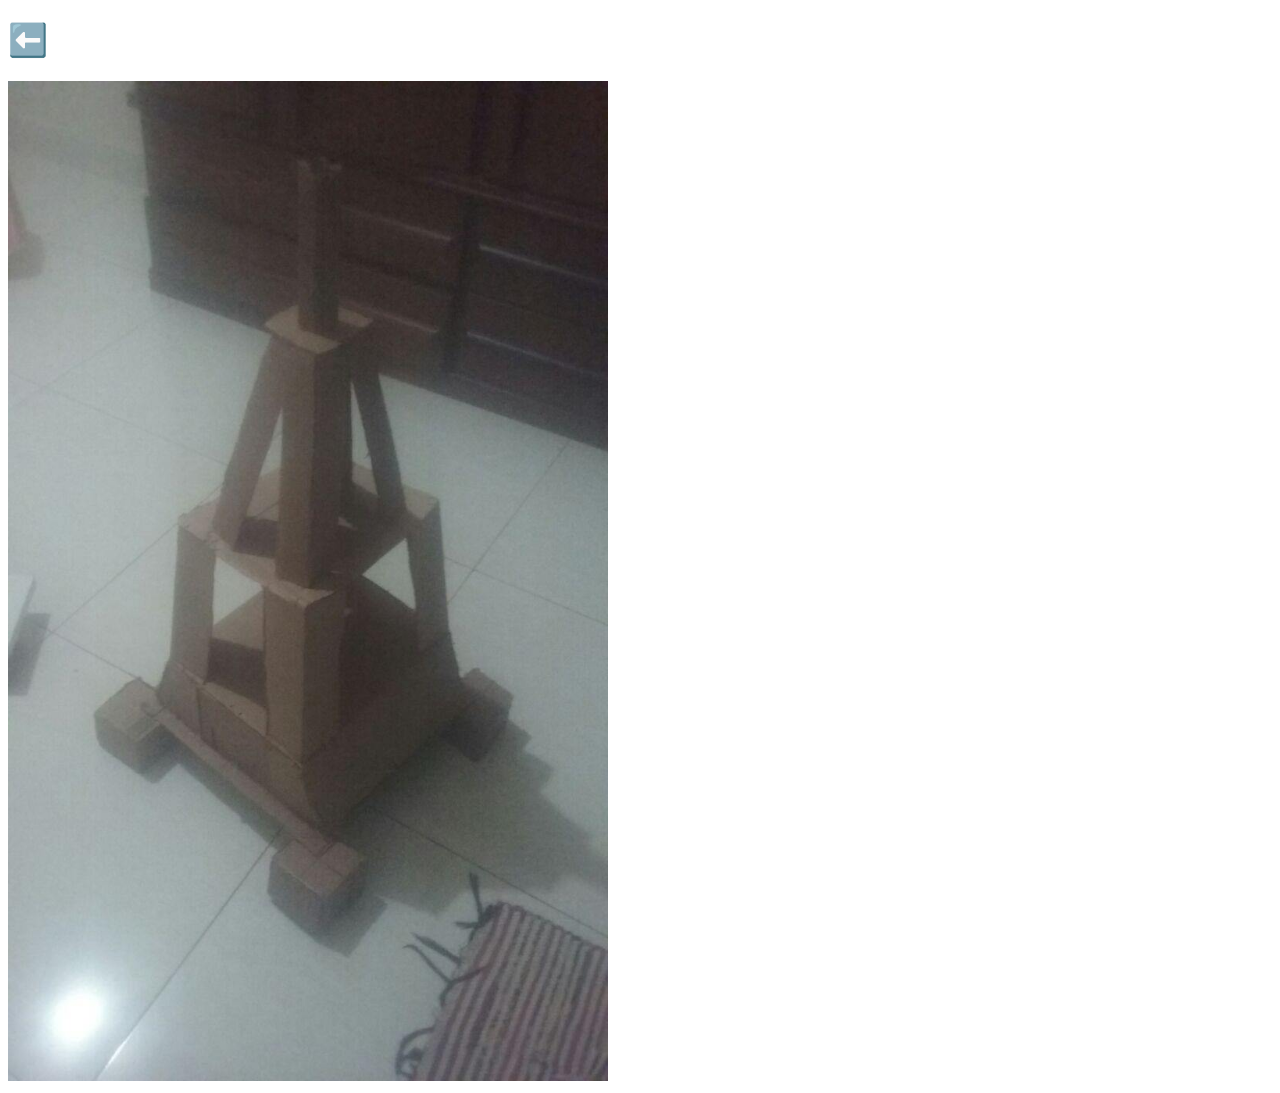
<file: paginas/torre.html>
<!DOCTYPE html>
<html lang="en">
<head>
    <meta charset="UTF-8">
    <meta name="viewport" content="width=device-width, initial-scale=1.0">
    <title>torre eifiel</title>
</head>
<body>
    <h1><a href="../index.html" style="text-decoration: none;">⬅️</a></h1> 
    <img src="../img2/Messenger_creation_759399888201744.jpeg" alt="" width="600">
</body>
</html>
</file>
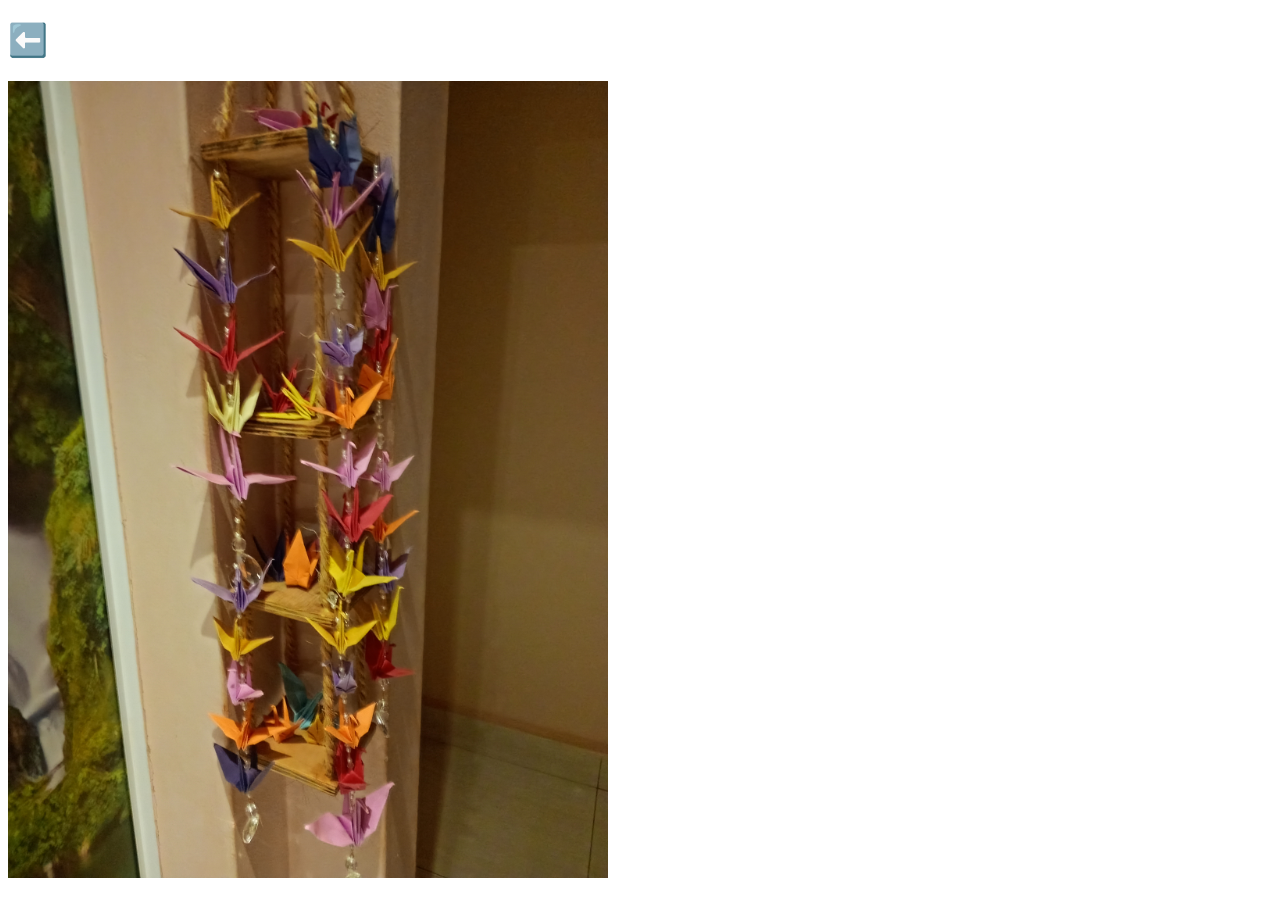
<file: paginas/tsuru.html>
<!DOCTYPE html>
<html lang="en">
<head>
    <meta charset="UTF-8">
    <meta name="viewport" content="width=device-width, initial-scale=1.0">
    <title>Document</title>
</head>
<body>
    <h1><a href="../index.html" style="text-decoration: none;">⬅️</a></h1> 
    <img src="../img2/tsuru.jpg" alt="" width="600">
</body>
</html>
</file>
<file: portifolio.css>
/* ===================================================
           RESET & CONFIGURAÇÕES GERAIS
        =================================================== */
        * { 
            margin: 0; 
            padding: 0; 
            box-sizing: border-box; 
        }

        body {
            font-family: Arial, Helvetica, sans-serif;
            color: #333;
            background: url('img/melhores-cachoeiras-do-sul-de-minas-cachoeira-dos-garcias.jpg') center/cover no-repeat fixed;
            background-color: #f4f4f4;
            padding: 20px;
            border: #06ff74 solid 10px;
            animation: animacaoBorda 3s ease infinite;
            min-height: 100vh;
        }

        @keyframes animacaoBorda {
            0% { border-color: #06ff74; }
            50% { border-color: #0ee2e2; }
            100% { border-color: #06ff74; }
        }

        /* ===================================================
           CONTAINER PRINCIPAL (GRID)
        =================================================== */
        .conteiner {
            max-width: 1089px;
            margin: 0 auto;
            padding: 25px;
            background-color: rgba(255, 255, 255, 0.9);
            border-radius: 12px;
            box-shadow: 0 8px 20px rgba(0,0,0,0.25);
            backdrop-filter: blur(4px);
            /* display: grid; */
            grid-template-columns: 1fr 1fr;
            gap: 20px;
        }

        /* Aplica borda e fundo APENAS aos blocos principais (filhos diretos) */
        .conteiner > div {
            border: 1px solid #ccc;
            border-radius: 8px;
            padding: 18px;
            background: #ffffff;
            box-shadow: 0 2px 5px rgba(0,0,0,0.05);
        }

        /* ===================================================
           SEÇÕES ESPECÍFICAS
        =================================================== */
        h1, h2 {
            margin-bottom: 12px;
            color: #1a1a1a;
        }

        ul {
            list-style-position: inside;
            width: 300px;
        }

        li {
            margin-bottom: 8px;
            line-height: 1.5;
        }

        a {
            color: #0066cc;
            text-decoration: none;
            transition: color 0.2s;
        }

        a:hover {
            text-decoration: underline;
            color: #004499;
        }

        /* Cabeçalho */
        .header {
            grid-column: 1 / -1;
            text-align: center;
            background: linear-gradient(135deg, #0ee2e2, #06ff74) !important;
            color: #0f2b1d;
            border: none !important;
        }

        /* Sobre e Projetos ficam lado a lado */
        .sobre, .projetos {
            min-height: 220px;
        }

        /* Fotos */
        .fotos {
            grid-column: 1 / -1;
            overflow: hidden;
        }

        /* Vídeo do YouTube Responsivo */
        .video-container {
            grid-column: 1 / -1;
            padding: 12px !important;
        }

        .video-wrapper {
            position: relative;
            width: 100%;
            padding-bottom: 56.25%; /* Proporção 16:9 */
            height: 0;
            overflow: hidden;
            border-radius: 6px;
        }

        .video-wrapper iframe {
            position: absolute;
            top: 0;
            left: 0;
            width: 100%;
            height: 100%;
            border: 0;
        }

        /* Cursos */
        .cursos {
            grid-column: 1 / -1;
        }

        /* Contato */
        .contato {
            grid-column: 1 / -1;
        }

        .contato ul {
            list-style: none;
            display: flex;
            flex-wrap: wrap;
            gap: 20px;
            padding-top: 8px;
        }

        .contato li a {
            display: flex;
            align-items: center;
            gap: 12px;
            font-size: 16px;
            font-weight: bold;
            color: #333;
            padding: 8px 12px;
            border-radius: 6px;
            border: 1px solid #e0e0e0;
            background: #fafafa;
            transition: all 0.2s;
        }

        .contato li a:hover {
            background: #f0f0f0;
            transform: translateY(-2px);
            text-decoration: none;
        }

        .contato img {
            width: 38px;
            height: 38px;
            object-fit: contain;
        }

        /* ===================================================
           CARROSSEL DE FOTOS (7 FOTOS: 35 SEGUNDOS TOTAL)
        =================================================== */
        .carrossel {
            width: 100%;
            height: 420px;
            position: relative;
            overflow: hidden;
            border-radius: 8px;
            margin-top: 10px;
            box-shadow: 0 4px 10px rgba(0,0,0,0.3);
            background-color: #000;
        }
        
        .slide {
            position: absolute;
            inset: 0;
            width: 100%;
            height: 100%;
            opacity: 0;
            animation: trocaSlide 35s infinite;
            display: flex;
            align-items: center;
            justify-content: center;
        }
        
        .slide img {
            max-width: 100%;
            max-height: 100%;
            object-fit: contain;
        }

        /* Efeito Espiral no fundo do Carrossel */
        .carrossel.espiral {
            background: repeating-conic-gradient(#222 0% 5%, #111 5% 10%);
        }
        .carrossel.espiral::after {
            content: '';
            position: absolute;
            inset: 0;
            background: radial-gradient(circle, transparent 30%, rgba(0,0,0,0.85) 90%);
            pointer-events: none;
        }

        .sobre ul li{
            width: 300px;
        }
        .img_pessoal{
            height: 180px;
        }
        .img_pessoal:last-of-type{
            margin-left: 300px;
        }

        .caixa_img{
            /* border: solid 1px #000; */
            /* padding: 20px; */
            /* width: 300px; */
           float: right;
        }

        /* Delays ajustados para 7 imagens (5s cada) */
        .slide:nth-child(1) { animation-delay: 0s; }
        .slide:nth-child(2) { animation-delay: 5s; }
        .slide:nth-child(3) { animation-delay: 10s; }
        .slide:nth-child(4) { animation-delay: 15s; }
        .slide:nth-child(5) { animation-delay: 20s; }
        .slide:nth-child(6) { animation-delay: 25s; }
        .slide:nth-child(7) { animation-delay: 30s; }

        @keyframes trocaSlide {
            0%   { opacity: 0; }
            3%   { opacity: 1; }
            14%  { opacity: 1; }
            17%  { opacity: 0; }
            100% { opacity: 0; }
        }

        /* ===================================================
           RESPONSIVIDADE (CELULARES E TABLETS)
        =================================================== */
        @media (max-width: 700px) {
            body {
                padding: 10px;
                border-width: 6px;
            }

            .conteiner {
                grid-template-columns: 1fr;
                padding: 15px;
                gap: 15px;
            }

            .carrossel {
                height: 280px;
            }

            .contato ul {
                flex-direction: column;
            }
        }
</file>
